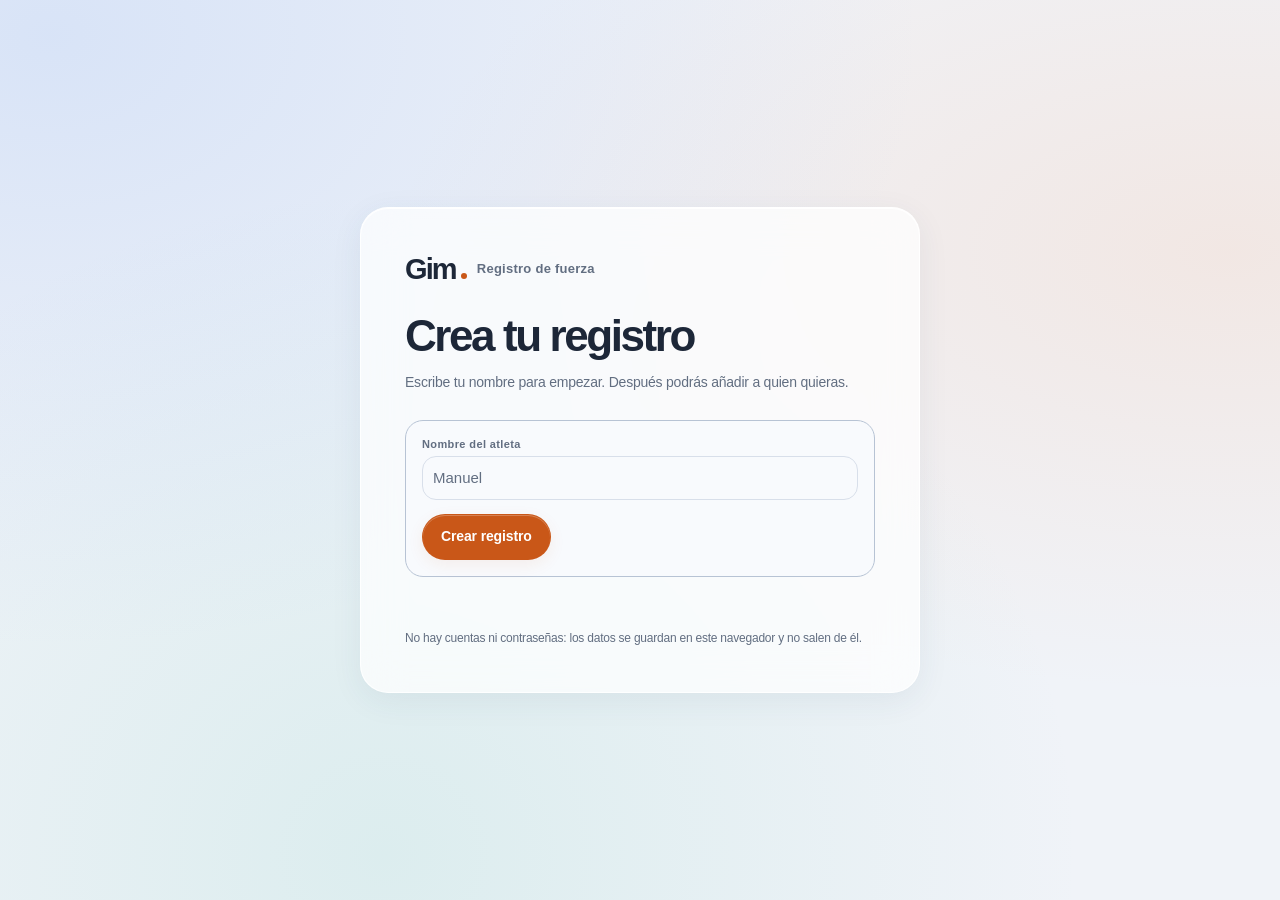
<file: index.html>
<!doctype html>
<html lang="es" data-view="boot">
<head>
<meta charset="utf-8">
<meta name="viewport" content="width=device-width, initial-scale=1, viewport-fit=cover">
<title>Registro de Fuerza</title>
<meta name="description" content="Registro de entrenamiento de fuerza: carga, series y repeticiones sesión a sesión, con progresión por ejercicio e historial completo.">
<meta name="color-scheme" content="light dark">
<meta name="theme-color" content="#F0F3F8" media="(prefers-color-scheme: light)">
<meta name="theme-color" content="#000000" media="(prefers-color-scheme: dark)">
<meta name="apple-mobile-web-app-capable" content="yes">
<meta name="apple-mobile-web-app-status-bar-style" content="black-translucent">
<meta name="apple-mobile-web-app-title" content="Gim">
<link rel="icon" href="/assets/icon.svg" type="image/svg+xml">
<link rel="icon" href="/assets/icon-192.png" sizes="192x192" type="image/png">
<link rel="apple-touch-icon" href="/assets/apple-touch-icon.png">
<link rel="manifest" href="/assets/manifest.webmanifest">
<link rel="stylesheet" href="/assets/styles.css">
<script src="/assets/boot.js"></script>
</head>
<body>
<noscript>
  <p class="noscript">Este registro necesita JavaScript: es el que guarda las sesiones en el navegador.</p>
</noscript>

<!-- Pantalla de acceso: elegir atleta -->
<div class="gate" id="gate">
  <div class="gate__inner">
    <p class="wordmark wordmark--gate">
      <span class="wordmark__mark">Gim</span>
      <span class="wordmark__text">Registro de fuerza</span>
    </p>

    <div class="gate__head">
      <h2 class="gate__title" id="gateTitle">¿Quién entrena?</h2>
      <p class="gate__sub" id="gateSub">Cada atleta lleva su propio registro en este dispositivo.</p>
    </div>

    <ul class="profiles" id="profileList"></ul>

    <form class="newuser" id="newUserForm" hidden>
      <p class="field">
        <label class="field__label" for="newUserName">Nombre del atleta</label>
        <input type="text" id="newUserName" name="newUserName" maxlength="24" autocomplete="off"
               placeholder="Manuel" required>
      </p>
      <div class="newuser__actions">
        <button class="btn btn--primary" type="submit">Crear registro</button>
        <button class="btn btn--quiet" type="button" id="cancelNewUser">Cancelar</button>
      </div>
      <p class="newuser__error" id="newUserError" role="alert" hidden></p>
    </form>

    <div class="gate__actions">
      <button class="btn--add" type="button" id="addUser">Añadir atleta</button>
      <button class="btn btn--quiet btn--compact" type="button" id="manageUsers" aria-pressed="false">Gestionar</button>
    </div>

    <p class="gate__note">
      No hay cuentas ni contraseñas: los datos se guardan en este navegador y no salen de él.
    </p>
  </div>
</div>

<div class="app" id="app">
<a class="skip" href="#registro">Saltar al registro</a>

<header class="masthead">
  <div class="masthead__inner">
    <h1 class="wordmark">
      <span class="wordmark__mark">Gim</span>
      <span class="wordmark__text">Registro de fuerza</span>
    </h1>
    <button class="coach-toggle" type="button" id="coachToggle" aria-haspopup="dialog" aria-label="Abrir entrenador">
      <svg viewBox="0 0 24 24" fill="none" stroke="currentColor" stroke-width="1.7" stroke-linecap="round" stroke-linejoin="round" aria-hidden="true">
        <path d="M8 9h8M8 13h5"></path>
        <path d="M5.5 4.5h13a2 2 0 0 1 2 2v9a2 2 0 0 1-2 2H11l-4.5 3v-3h-1a2 2 0 0 1-2-2v-9a2 2 0 0 1 2-2Z"></path>
      </svg>
      <span>Entrenador</span>
    </button>
    <button class="calendar-toggle" type="button" id="calendarToggle" aria-controls="calendario" aria-pressed="false" aria-label="Abrir calendario">
      <svg viewBox="0 0 24 24" fill="none" stroke="currentColor" stroke-width="1.7" stroke-linecap="round" stroke-linejoin="round" aria-hidden="true">
        <rect x="3.5" y="5.5" width="17" height="15" rx="1.5"></rect>
        <path d="M7.5 3.5v4M16.5 3.5v4M3.5 10h17"></path>
      </svg>
      <span>Calendario</span>
    </button>
    <div class="masthead__meta">
      <button class="athlete" type="button" id="switchUser">
        <span class="athlete__label">Atleta</span>
        <span class="athlete__name" id="athleteName">—</span>
        <svg class="athlete__chevron" viewBox="0 0 24 24" fill="none" stroke="currentColor" stroke-width="1.8" stroke-linecap="round" stroke-linejoin="round" aria-hidden="true">
          <path d="M7 10l5 5 5-5"></path>
        </svg>
        <span class="sr">Cambiar de atleta</span>
      </button>
      <button class="iconbtn" id="themeToggle" type="button" aria-pressed="false">
        <span class="sr">Cambiar a tema oscuro</span>
        <svg viewBox="0 0 24 24" fill="none" stroke="currentColor" stroke-width="1.7" stroke-linecap="round" aria-hidden="true">
          <circle cx="12" cy="12" r="4.2"></circle>
          <path d="M12 2.5v2.2M12 19.3v2.2M2.5 12h2.2M19.3 12h2.2M5.2 5.2l1.6 1.6M17.2 17.2l1.6 1.6M18.8 5.2l-1.6 1.6M6.8 17.2l-1.6 1.6"></path>
        </svg>
      </button>
    </div>
  </div>
</header>

<main class="shell">
  <div class="layout">

    <aside class="rail">
      <section class="block" aria-labelledby="cicloLabel">
        <div class="block__head">
          <h2 class="eyebrow" id="cicloLabel">Bloques</h2>
          <span class="eyebrow" aria-hidden="true">5 bloques</span>
        </div>
        <ul class="split" id="splitList"></ul>
      </section>

      <section class="block" aria-labelledby="resumenLabel">
        <div class="block__head">
          <h2 class="eyebrow" id="resumenLabel">Resumen</h2>
        </div>
        <dl class="stats">
          <div class="stat">
            <dt class="stat__label">Entrenamientos</dt>
            <dd class="stat__value" id="statSessions">0</dd>
          </div>
          <div class="stat">
            <dt class="stat__label">Última sesión</dt>
            <dd class="stat__value stat__value--sm" id="statLast">—</dd>
          </div>
        </dl>
      </section>
    </aside>

    <div class="content">
      <nav class="tabs" role="tablist" aria-label="Secciones">
        <button class="tab" type="button" role="tab" id="tab-inicio" aria-controls="inicio" aria-selected="true">Inicio</button>
        <button class="tab" type="button" role="tab" id="tab-registro" aria-controls="registro" aria-selected="false" tabindex="-1">Entrenar</button>
        <button class="tab" type="button" role="tab" id="tab-progreso" aria-controls="progreso" aria-selected="false" tabindex="-1">Progresión</button>
        <button class="tab" type="button" role="tab" id="tab-historial" aria-controls="historial" aria-selected="false" tabindex="-1">Historial</button>
      </nav>

      <!-- Inicio personal -->
      <section class="panel home" id="inicio" role="tabpanel" aria-labelledby="tab-inicio" tabindex="0">
        <div class="home-hero">
          <div class="home-hero__copy">
            <div class="home-hero__intro">
              <span class="hero-emoji" aria-hidden="true">💪</span>
              <p class="eyebrow" id="homeEyebrow">Tu próximo entrenamiento</p>
            </div>
            <h2 class="home-hero__title" id="homeTitle">Listo para entrenar</h2>
            <p class="home-hero__sub" id="homeSub"></p>
            <button class="btn btn--primary home-hero__action" type="button" id="startTraining">Abrir sesión</button>
          </div>
          <div class="home-hero__mark" aria-hidden="true">
            <span id="homeCode">A</span>
            <small>Bloque</small>
          </div>
        </div>

        <dl class="home-stats" id="homeStats"></dl>

        <section class="card home-card week" id="homeWeek" aria-labelledby="weekTitle">
          <div class="week__head">
            <button class="iconbtn" type="button" id="weekPrevious" aria-label="Semana anterior">‹</button>
            <div class="week__heading" aria-live="polite" aria-atomic="true">
              <h3 class="card__title" id="weekTitle">Esta semana</h3>
              <p class="card__sub" id="weekRange"></p>
            </div>
            <button class="iconbtn" type="button" id="weekNext" aria-label="Semana siguiente">›</button>
          </div>
          <div class="week__days" id="weekDays" role="group" aria-label="Días de la semana"></div>
          <div class="week__sessions" id="weekSessions" aria-live="polite" aria-atomic="true"></div>
          <button class="btn btn--quiet week__today" type="button" id="weekToday" hidden>Volver a hoy</button>
        </section>

        <div class="home-grid">
          <section class="card home-card" aria-labelledby="homeRecentTitle">
            <div class="card__head">
              <div>
                <p class="eyebrow">Última sesión</p>
                <h3 class="card__title" id="homeRecentTitle"><span aria-hidden="true">🗓️ </span>Tu referencia</h3>
              </div>
            </div>
            <div class="card__body" id="homeRecent"></div>
          </section>

          <section class="card home-card" aria-labelledby="homeBestTitle">
            <div class="card__head">
              <div>
                <p class="eyebrow">Mejores marcas</p>
                <h3 class="card__title" id="homeBestTitle"><span aria-hidden="true">🏆 </span>Récords personales</h3>
              </div>
            </div>
            <div class="card__body" id="homeBests"></div>
          </section>
        </div>

        <section class="card home-card" aria-labelledby="activityTitle">
          <div class="card__head">
            <div>
              <p class="eyebrow">Últimas 16 semanas</p>
              <h3 class="card__title" id="activityTitle">Ritmo de entrenamiento</h3>
              <p class="card__sub">Cada celda indica si entrenaste ese día.</p>
            </div>
            <p class="activity__total" id="activityTotal"></p>
          </div>
          <div class="card__body activity-wrap">
            <div class="activity" id="activityHeatmap" role="img"></div>
            <div class="activity__legend" aria-hidden="true"><i></i><span>Descanso</span><i class="activity__cell--active"></i><span>Entrenado</span></div>
          </div>
        </section>
      </section>

      <!-- Sesión de hoy -->
      <section class="panel" id="registro" role="tabpanel" aria-labelledby="tab-registro" tabindex="0" hidden>
        <header class="panel-head">
          <div>
            <p class="eyebrow" id="routineTag">Bloque A · Empuje</p>
            <h2 class="panel-head__title" id="routineTitle">Pecho y tríceps</h2>
            <p class="panel-head__sub">
              <time id="todayDate"></time>
              <span id="prevHint"></span>
            </p>
          </div>
          <p class="bib">
            <span class="bib__label">Entreno</span>
            <span class="bib__num" id="bibNumber">01</span>
          </p>
        </header>

        <div class="log">
          <div class="log__head" aria-hidden="true">
            <span>N.º</span>
            <span>Ejercicio</span>
            <span>Carga</span>
            <span>Series</span>
            <span>Reps</span>
            <span>Nota</span>
            <span></span>
          </div>
          <ol class="log__rows" id="logRows"></ol>
        </div>

        <div class="log__tools">
          <button class="btn--add" type="button" id="repeatLast">Copiar la última sesión de este bloque</button>
          <button class="btn--add" type="button" id="addExercise">Añadir ejercicio</button>
        </div>

        <div class="actionbar">
          <button class="btn btn--primary" type="button" id="completeSession">Terminar entrenamiento</button>
          <button class="btn btn--outline" type="button" id="saveDraft">Guardar</button>
          <button class="btn btn--quiet" type="button" id="clearDraft">Vaciar</button>
          <p class="actionbar__note" id="draftState">Se guarda automáticamente en este dispositivo</p>
        </div>
      </section>

      <!-- Progresión -->
      <section class="panel" id="progreso" role="tabpanel" aria-labelledby="tab-progreso" tabindex="0" hidden>
        <header class="panel-head">
          <div>
            <p class="eyebrow">Carga por sesión</p>
            <h2 class="panel-head__title">Progresión</h2>
            <p class="panel-head__sub">Carga máxima por sesión y media de repeticiones por serie en Fondos.</p>
          </div>
        </header>

        <div class="filters">
          <p class="field">
            <label class="field__label" for="exerciseFilter">Ejercicio</label>
            <select id="exerciseFilter"></select>
          </p>
          <p class="field">
            <label class="field__label" for="rangeFilter">Periodo</label>
            <select id="rangeFilter">
              <option value="10">Últimas 10 sesiones</option>
              <option value="20">Últimas 20 sesiones</option>
              <option value="0">Todo el historial</option>
            </select>
          </p>
        </div>

        <figure class="card" id="chartCard">
          <div class="card__head">
            <div>
              <h3 class="card__title" id="chartTitle">Carga máxima</h3>
              <figcaption class="card__sub" id="chartSub">Kilogramos por sesión</figcaption>
            </div>
            <button class="btn btn--quiet btn--compact" type="button" id="toggleTable" aria-pressed="false">Ver tabla</button>
          </div>
          <div class="card__body">
            <div class="chart" id="chart"></div>
            <div class="table-wrap" id="chartTable" hidden></div>
          </div>
        </figure>

        <dl class="tiles" id="progressTiles"></dl>

        <section class="comparison" aria-labelledby="comparisonTitle">
          <header class="panel-head comparison__head">
            <div>
              <p class="eyebrow">Rendimiento por entrenamiento</p>
              <h2 class="panel-head__title" id="comparisonTitle">Comparar sesiones</h2>
              <p class="panel-head__sub">Elige un bloque y hasta tres días para comparar. La tabla incluye la media de Fondos.</p>
            </div>
          </header>

          <div class="comparison__filters">
            <p class="field">
              <label class="field__label" for="comparisonBlock">Bloque</label>
              <select id="comparisonBlock">
                <option value="a">Bloque A · Pecho y tríceps</option>
                <option value="b">Bloque B · Espalda y bíceps</option>
                <option value="c">Bloque C · Hombro y abdomen</option>
                <option value="d">Bloque D · Pierna</option>
                <option value="e">Bloque E · Entreno personalizado</option>
              </select>
            </p>
            <p class="field">
              <label class="field__label" for="comparisonSession1">Primer día</label>
              <select id="comparisonSession1"></select>
            </p>
            <p class="field">
              <label class="field__label" for="comparisonSession2">Segundo día</label>
              <select id="comparisonSession2"></select>
            </p>
            <p class="field">
              <label class="field__label" for="comparisonSession3">Tercer día</label>
              <select id="comparisonSession3"></select>
            </p>
          </div>

          <figure class="card">
            <div class="card__head">
              <div>
                <h3 class="card__title" id="comparisonChartTitle">Comparación del bloque A</h3>
                <figcaption class="card__sub" id="comparisonChartSub">Tres sesiones, tres líneas de carga.</figcaption>
              </div>
            </div>
            <div class="card__body">
              <div class="comparison-chart" id="comparisonChart"></div>
              <div class="comparison-legend" id="comparisonLegend" aria-label="Sesiones comparadas"></div>
              <div class="table-wrap comparison-table" id="comparisonTable"></div>
            </div>
          </figure>
        </section>
      </section>

      <!-- Historial -->
      <section class="panel" id="historial" role="tabpanel" aria-labelledby="tab-historial" tabindex="0" hidden>
        <header class="panel-head">
          <div>
            <p class="eyebrow" id="historyCount">Sin sesiones</p>
            <div class="history-title-row">
              <h2 class="panel-head__title">Historial</h2>
              <div class="history-sort">
                <svg viewBox="0 0 24 24" fill="none" stroke="currentColor" stroke-width="1.8" stroke-linecap="round" stroke-linejoin="round" aria-hidden="true"><path d="M8 19V5m-4 4 4-4 4 4M16 5v14m-4-4 4 4 4-4"></path></svg>
                <select id="historySort" aria-label="Ordenar historial" title="Ordenar por">
                  <option value="newest">Fecha más reciente</option>
                  <option value="oldest">Fecha más antigua</option>
                  <option value="a">Por bloque A</option>
                  <option value="b">Por bloque B</option>
                  <option value="c">Por bloque C</option>
                  <option value="d">Por bloque D</option>
                  <option value="e">Bloque E · Entreno personalizado</option>
                </select>
              </div>
            </div>
            <p class="panel-head__sub" id="historyDescription" aria-live="polite">Todas las sesiones, de la más reciente a la más antigua.</p>
          </div>
        </header>
        <div id="historyList"></div>
      </section>

      <!-- Calendario de sesiones -->
      <section class="panel" id="calendario" aria-labelledby="calendarTitle" tabindex="0" hidden>
        <header class="panel-head">
          <div>
            <p class="eyebrow">Registro de entrenos</p>
            <h2 class="panel-head__title" id="calendarTitle">Calendario</h2>
            <p class="panel-head__sub">Cada círculo indica los bloques entrenados y los días marcados en Otros.</p>
          </div>
        </header>

        <div class="calendar card">
          <div class="calendar__head">
            <button class="iconbtn" type="button" id="calendarPrevious" aria-label="Mes anterior">
              <svg viewBox="0 0 24 24" fill="none" stroke="currentColor" stroke-width="1.8" stroke-linecap="round" stroke-linejoin="round" aria-hidden="true"><path d="m14.5 5-7 7 7 7"></path></svg>
            </button>
            <h3 class="calendar__month" id="calendarMonth">—</h3>
            <button class="iconbtn" type="button" id="calendarNext" aria-label="Mes siguiente">
              <svg viewBox="0 0 24 24" fill="none" stroke="currentColor" stroke-width="1.8" stroke-linecap="round" stroke-linejoin="round" aria-hidden="true"><path d="m9.5 5 7 7-7 7"></path></svg>
            </button>
          </div>
          <div class="calendar__weekdays" aria-hidden="true">
            <span>L</span><span>M</span><span>X</span><span>J</span><span>V</span><span>S</span><span>D</span>
          </div>
          <ol class="calendar__grid" id="calendarGrid" aria-label="Días del mes"></ol>
        </div>

        <ul class="calendar__legend" aria-label="Leyenda de bloques">
          <li><span class="calendar__key calendar__key--a" aria-hidden="true"></span> Pecho y tríceps</li>
          <li><span class="calendar__key calendar__key--b" aria-hidden="true"></span> Espalda y bíceps</li>
          <li><span class="calendar__key calendar__key--c" aria-hidden="true"></span> Hombro y abdomen</li>
          <li><span class="calendar__key calendar__key--d" aria-hidden="true"></span> Pierna</li>
          <li><span class="calendar__key calendar__key--e" aria-hidden="true"></span> Entreno personalizado</li>
          <li><span class="calendar__key calendar__key--others" aria-hidden="true"></span> Otros</li>
        </ul>

        <section class="card other-days" aria-labelledby="otherDaysTitle">
          <div class="card__head">
            <div>
              <h3 class="card__title" id="otherDaysTitle"><span class="calendar__key calendar__key--others" aria-hidden="true"></span> Otros</h3>
              <p class="card__sub">¿Te has movido fuera del gimnasio? Marca el día en morado, sin añadir detalles ni sesiones al historial.</p>
            </div>
            <button class="btn btn--outline" type="button" id="addOtherDay" aria-haspopup="dialog">Marcar un día</button>
          </div>
        </section>
      </section>
    </div>
  </div>
</main>

<footer class="footer">
  <div class="footer__inner">
    <p class="footer__text">
      Los datos viven solo en este navegador: nada se envía a ningún servidor, y la
      aplicación funciona sin conexión. Descarga una copia si cambias de dispositivo.
    </p>
    <div class="footer__actions">
      <button class="btn btn--outline" type="button" id="installApp" hidden>Instalar</button>
      <button class="btn btn--outline" type="button" id="exportData">Descargar copia</button>
      <button class="btn btn--outline" type="button" id="importData">Restaurar copia</button>
      <button class="btn btn--danger" type="button" id="resetData">Borrar registro</button>
      <input type="file" id="importFile" accept="application/json,.json" class="sr" tabindex="-1" aria-hidden="true">
    </div>
  </div>
</footer>
</div>

<div class="toast" id="toast" role="status" aria-live="polite" hidden></div>

<dialog id="otherDayDialog" class="other-day-dialog" aria-labelledby="otherDayTitle" aria-describedby="otherDayHelp">
  <form id="otherDayForm">
    <div class="dialog__body">
      <h2 class="dialog__title" id="otherDayTitle">Otros</h2>
      <p class="dialog__text" id="otherDayHelp">Elige el día que realizaste otra actividad. Solo se guarda la marca en el calendario.</p>
      <p class="field">
        <label class="field__label" for="otherDayDate">Fecha</label>
        <input type="date" id="otherDayDate" required>
      </p>
      <p class="dialog__text" id="otherDayStatus" role="status"></p>
    </div>
    <div class="dialog__actions">
      <button class="btn btn--quiet" type="button" id="cancelOtherDay">Cancelar</button>
      <button class="btn btn--primary" type="submit" id="saveOtherDay">Marcar día</button>
    </div>
  </form>
</dialog>

<dialog id="confirmDialog" aria-labelledby="dialogTitle">
  <div class="dialog__body">
    <h2 class="dialog__title" id="dialogTitle">Confirmar</h2>
    <p class="dialog__text" id="dialogText"></p>
    <p class="field session-note-field" id="dialogSessionNoteField" hidden>
      <label class="field__label" for="dialogSessionNote">Sensaciones del entrenamiento (opcional)</label>
      <textarea id="dialogSessionNote" rows="4" maxlength="2000" placeholder="Cómo te has encontrado, energía, sensaciones…"></textarea>
    </p>
    <p class="field" id="dialogField" hidden>
      <label class="field__label" for="dialogInput">Nombre</label>
      <input type="text" id="dialogInput" maxlength="24" autocomplete="off">
    </p>
  </div>
  <div class="dialog__actions">
    <button class="btn btn--quiet" type="button" data-close="cancel">Cancelar</button>
    <button class="btn btn--primary" type="button" data-close="ok" id="dialogConfirm">Confirmar</button>
  </div>
</dialog>

<dialog id="editSessionDialog" aria-labelledby="editSessionTitle">
  <form method="dialog" id="editSessionForm">
    <div class="dialog__body">
      <h2 class="dialog__title" id="editSessionTitle">Editar sesión</h2>
      <p class="dialog__text" id="editSessionText"></p>
      <p class="field session-note-field">
        <label class="field__label" for="editSessionNote">Sensaciones del entrenamiento (opcional)</label>
        <textarea id="editSessionNote" rows="4" maxlength="2000" placeholder="Cómo te has encontrado, energía, sensaciones…"></textarea>
      </p>
      <div class="edit-session" id="editSessionEntries"></div>
    </div>
    <div class="dialog__actions">
      <button class="btn btn--quiet" type="button" id="cancelEditSession">Cancelar</button>
      <button class="btn btn--primary" type="submit">Guardar cambios</button>
    </div>
  </form>
</dialog>

<dialog id="coachDialog" class="coach-dialog" aria-labelledby="coachTitle">
  <section class="coach" aria-label="Entrenador local">
    <header class="coach__head">
      <div>
        <p class="eyebrow">Privado · funciona sin conexión</p>
        <h2 class="coach__title" id="coachTitle">Entrenador</h2>
        <p class="coach__context" id="coachContext"></p>
      </div>
      <div class="coach__head-actions">
        <button class="iconbtn" type="button" id="resetCoachChat" aria-label="Empezar una conversación nueva" title="Nueva conversación">
          <svg viewBox="0 0 24 24" fill="none" stroke="currentColor" stroke-width="1.8" stroke-linecap="round" aria-hidden="true"><path d="M3 11a9 9 0 1 1 3 7M3 4v7h7"></path></svg>
        </button>
        <button class="iconbtn" type="button" id="closeCoach" aria-label="Cerrar entrenador">
          <svg viewBox="0 0 24 24" fill="none" stroke="currentColor" stroke-width="1.8" stroke-linecap="round" aria-hidden="true"><path d="m6 6 12 12M18 6 6 18"></path></svg>
        </button>
      </div>
    </header>
    <div class="coach__messages" id="coachMessages" role="log" aria-live="polite" aria-relevant="additions"></div>
    <div class="coach__suggestions" id="coachSuggestions" aria-label="Preguntas rápidas">
      <button type="button" data-coach-prompt="plan">Planificar sesión</button>
      <button type="button" data-coach-prompt="plateau">Ver estancamientos</button>
      <button type="button" data-coach-prompt="today">¿Qué toca hoy?</button>
      <button type="button" data-coach-prompt="summary">Resumen semanal</button>
      <button type="button" data-coach-prompt="draft">Revisar borrador</button>
      <button type="button" data-coach-prompt="exercises">Consultar ejercicio</button>
      <button type="button" data-coach-prompt="last">Última sesión</button>
      <button type="button" data-coach-prompt="technique">Técnica</button>
      <button type="button" data-coach-prompt="rest">Descansos</button>
      <button type="button" data-coach-prompt="effort">Esfuerzo y RIR</button>
    </div>
    <div class="coach__settings">
      <label for="coachMode">Propuesta
        <select id="coachMode">
          <option value="repeat">Repetir referencias</option>
          <option value="progress">Una repetición más</option>
          <option value="short">Menos series</option>
        </select>
      </label>
      <button class="btn btn--quiet" type="button" id="undoCoachPlan" hidden>Deshacer propuesta</button>
    </div>
    <div class="coach__plan-actions" id="coachPlanActions" hidden>
      <label for="coachApplyMode">Al aplicar
        <select id="coachApplyMode">
          <option value="fill">Completar campos vacíos</option>
          <option value="replace">Sustituir cifras del borrador</option>
        </select>
      </label>
      <button class="btn btn--primary" type="button" id="applyCoachPlan">Aplicar a la sesión</button>
      <button class="btn btn--quiet" type="button" id="explainCoachPlan">¿Cómo lo has calculado?</button>
    </div>
    <form class="coach__form" id="coachForm">
      <label class="sr" for="coachInput">Escribe al entrenador</label>
      <textarea id="coachInput" rows="2" maxlength="800" autocomplete="off" enterkeyhint="send" placeholder="Cuéntame tu duda, objetivo o cómo ha ido la serie…" aria-describedby="coachInputHint"></textarea>
      <button class="btn btn--primary" type="submit">Enviar</button>
    </form>
    <p class="coach__note" id="coachInputHint">Enter para enviar · Mayús + Enter para otra línea. Guía local, sin modelo de IA. Memoria temporal hasta recargar; no modifica registros al conversar.</p>
  </section>
</dialog>

<script src="/assets/coach-knowledge.js"></script>
<script src="/assets/app.js"></script>
</body>
</html>
</file>
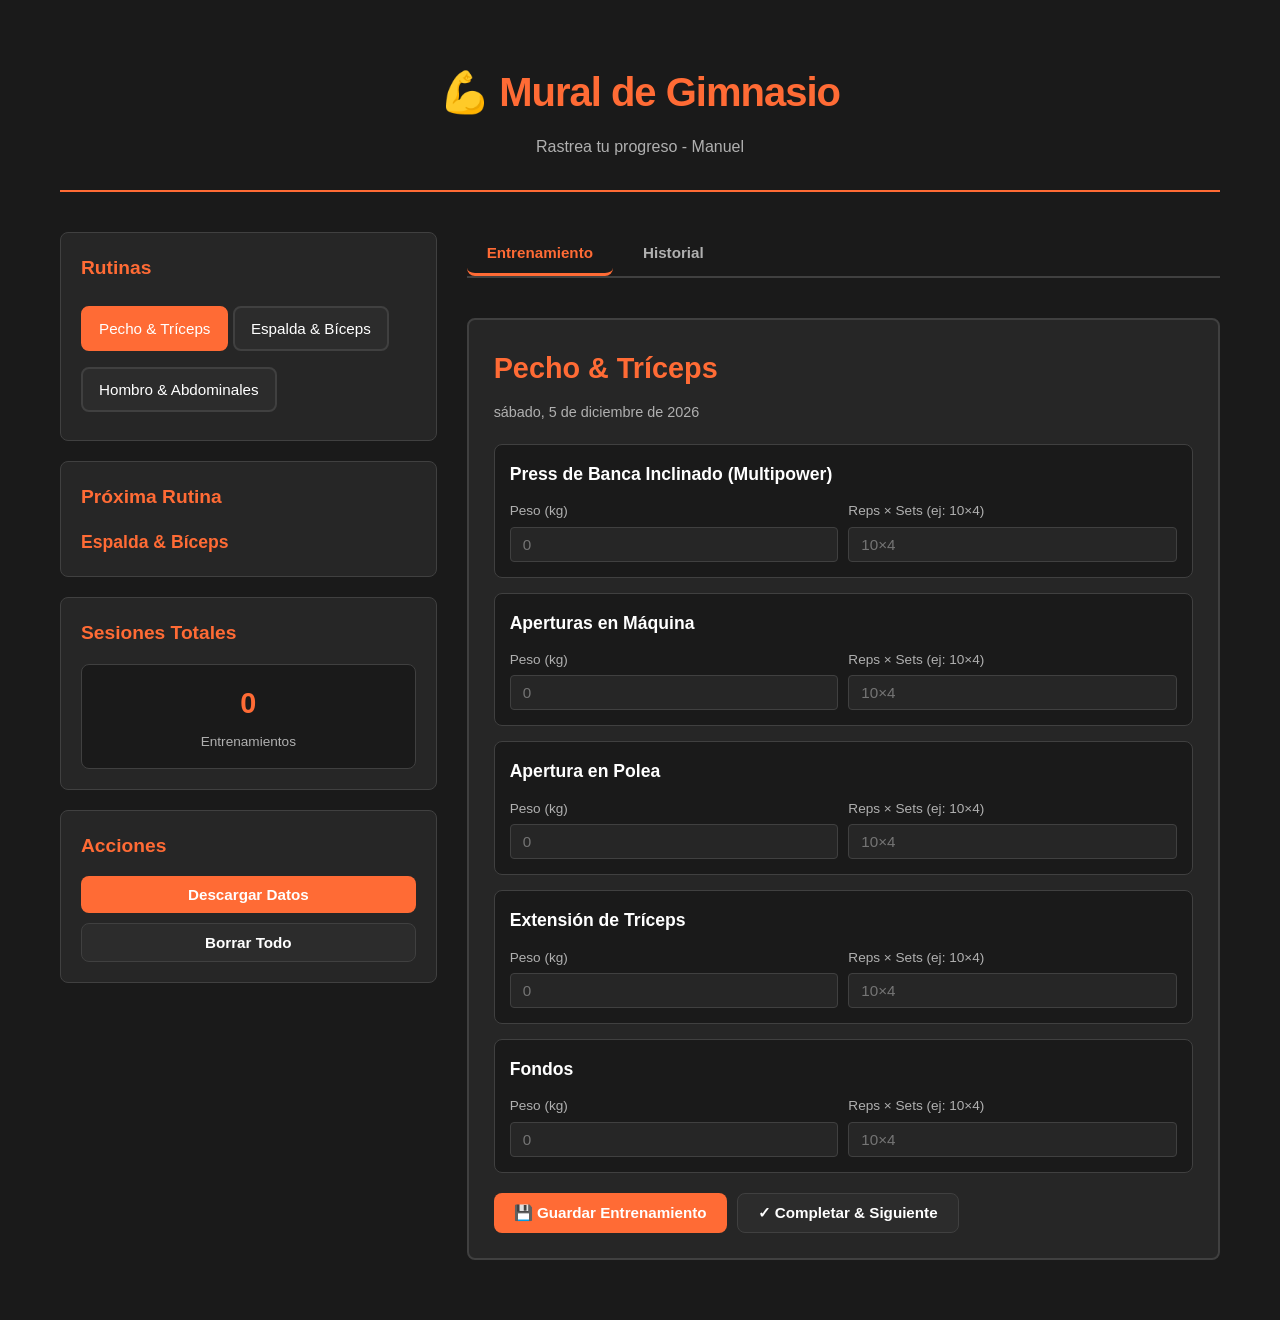
<file: mural_gimnasio.html>
<!DOCTYPE html>
<html lang="es">
<head>
    <meta charset="UTF-8">
    <meta name="viewport" content="width=device-width, initial-scale=1.0">
    <title>Mural de Gimnasio - Manuel</title>
    <style>
        * {
            margin: 0;
            padding: 0;
            box-sizing: border-box;
        }

        :root {
            --primary: #FF6B35;
            --primary-dark: #E55A25;
            --secondary: #2C2C2C;
            --bg: #1A1A1A;
            --surface: #262626;
            --text-primary: #FFFFFF;
            --text-secondary: #B0B0B0;
            --border: #404040;
            --success: #4CAF50;
            --warning: #FFC107;
            --radius: 8px;
        }

        body {
            font-family: -apple-system, BlinkMacSystemFont, 'Segoe UI', Roboto, 'Helvetica Neue', Arial, sans-serif;
            background-color: var(--bg);
            color: var(--text-primary);
            line-height: 1.6;
        }

        .container {
            max-width: 1200px;
            margin: 0 auto;
            padding: 20px;
        }

        header {
            text-align: center;
            padding: 40px 0 30px;
            border-bottom: 2px solid var(--primary);
            margin-bottom: 40px;
        }

        h1 {
            font-size: 2.5rem;
            margin-bottom: 10px;
            color: var(--primary);
            font-weight: 800;
            letter-spacing: -1px;
        }

        .subtitle {
            color: var(--text-secondary);
            font-size: 1rem;
        }

        .content {
            display: grid;
            grid-template-columns: 1fr 2fr;
            gap: 30px;
            margin-bottom: 40px;
        }

        @media (max-width: 1024px) {
            .content {
                grid-template-columns: 1fr;
            }
        }

        /* Sidebar */
        .sidebar {
            display: flex;
            flex-direction: column;
            gap: 20px;
        }

        .card {
            background-color: var(--surface);
            border: 1px solid var(--border);
            border-radius: var(--radius);
            padding: 20px;
        }

        .card h2 {
            font-size: 1.2rem;
            margin-bottom: 15px;
            color: var(--primary);
        }

        .routine-btn {
            padding: 12px 16px;
            margin: 8px 0;
            background-color: var(--secondary);
            border: 2px solid var(--border);
            color: var(--text-primary);
            border-radius: var(--radius);
            cursor: pointer;
            font-size: 0.95rem;
            transition: all 0.3s ease;
            text-align: left;
            font-weight: 500;
        }

        .routine-btn:hover {
            background-color: var(--primary);
            border-color: var(--primary);
            transform: translateX(4px);
        }

        .routine-btn.active {
            background-color: var(--primary);
            border-color: var(--primary);
        }

        /* Main content */
        .main {
            display: flex;
            flex-direction: column;
            gap: 20px;
        }

        .workout-panel {
            background-color: var(--surface);
            border: 2px solid var(--border);
            border-radius: var(--radius);
            padding: 25px;
            min-height: 400px;
        }

        .workout-panel h2 {
            font-size: 1.8rem;
            margin-bottom: 10px;
            color: var(--primary);
        }

        .workout-date {
            color: var(--text-secondary);
            font-size: 0.9rem;
            margin-bottom: 20px;
        }

        .exercise-item {
            background-color: var(--bg);
            border: 1px solid var(--border);
            border-radius: var(--radius);
            padding: 15px;
            margin-bottom: 15px;
            transition: all 0.3s ease;
        }

        .exercise-item:hover {
            border-color: var(--primary);
            background-color: rgba(255, 107, 53, 0.05);
        }

        .exercise-name {
            font-weight: 600;
            font-size: 1.1rem;
            margin-bottom: 12px;
            color: var(--text-primary);
        }

        .exercise-inputs {
            display: grid;
            grid-template-columns: 1fr 1fr;
            gap: 10px;
        }

        @media (max-width: 600px) {
            .exercise-inputs {
                grid-template-columns: 1fr;
            }
        }

        .input-group {
            display: flex;
            flex-direction: column;
        }

        .input-group label {
            font-size: 0.85rem;
            color: var(--text-secondary);
            margin-bottom: 5px;
            font-weight: 500;
        }

        .input-group input {
            padding: 8px 12px;
            background-color: var(--surface);
            border: 1px solid var(--border);
            border-radius: 4px;
            color: var(--text-primary);
            font-size: 0.95rem;
        }

        .input-group input:focus {
            outline: none;
            border-color: var(--primary);
            background-color: rgba(255, 107, 53, 0.1);
        }

        /* Stats */
        .stats {
            display: grid;
            grid-template-columns: repeat(auto-fit, minmax(150px, 1fr));
            gap: 15px;
        }

        .stat-box {
            background-color: var(--bg);
            border: 1px solid var(--border);
            border-radius: var(--radius);
            padding: 15px;
            text-align: center;
        }

        .stat-value {
            font-size: 1.8rem;
            font-weight: 800;
            color: var(--primary);
            margin-bottom: 5px;
        }

        .stat-label {
            color: var(--text-secondary);
            font-size: 0.85rem;
            font-weight: 500;
        }

        /* Buttons */
        .button-group {
            display: flex;
            gap: 10px;
            margin-top: 20px;
            flex-wrap: wrap;
        }

        button {
            padding: 10px 20px;
            border: none;
            border-radius: var(--radius);
            cursor: pointer;
            font-weight: 600;
            font-size: 0.95rem;
            transition: all 0.3s ease;
        }

        .btn-primary {
            background-color: var(--primary);
            color: white;
        }

        .btn-primary:hover {
            background-color: var(--primary-dark);
            transform: translateY(-2px);
        }

        .btn-secondary {
            background-color: var(--secondary);
            color: var(--text-primary);
            border: 1px solid var(--border);
        }

        .btn-secondary:hover {
            background-color: var(--border);
        }

        .btn-danger {
            background-color: #D32F2F;
            color: white;
        }

        .btn-danger:hover {
            background-color: #B71C1C;
        }

        /* Progress History */
        .history-panel {
            background-color: var(--surface);
            border: 1px solid var(--border);
            border-radius: var(--radius);
            padding: 20px;
        }

        .history-panel h3 {
            margin-bottom: 15px;
            color: var(--primary);
        }

        .history-entry {
            background-color: var(--bg);
            padding: 10px 15px;
            margin-bottom: 10px;
            border-radius: 4px;
            border-left: 3px solid var(--primary);
            font-size: 0.9rem;
        }

        .history-date {
            color: var(--text-secondary);
            font-size: 0.85rem;
        }

        /* Empty state */
        .empty-state {
            text-align: center;
            padding: 40px 20px;
            color: var(--text-secondary);
        }

        .empty-state p {
            margin-bottom: 10px;
        }

        /* Navigation */
        .nav-tabs {
            display: flex;
            gap: 10px;
            margin-bottom: 20px;
            border-bottom: 2px solid var(--border);
            flex-wrap: wrap;
        }

        .nav-tab {
            padding: 12px 20px;
            background: none;
            border: none;
            color: var(--text-secondary);
            cursor: pointer;
            font-weight: 600;
            border-bottom: 3px solid transparent;
            transition: all 0.3s ease;
        }

        .nav-tab.active {
            color: var(--primary);
            border-bottom-color: var(--primary);
        }

        .nav-tab:hover {
            color: var(--text-primary);
        }

        /* Hidden panels */
        .panel {
            display: none;
        }

        .panel.active {
            display: block;
        }

        /* Toast notifications */
        .toast {
            position: fixed;
            bottom: 20px;
            right: 20px;
            background-color: var(--success);
            color: white;
            padding: 15px 20px;
            border-radius: var(--radius);
            animation: slideUp 0.3s ease;
            z-index: 1000;
        }

        @keyframes slideUp {
            from {
                transform: translateY(100px);
                opacity: 0;
            }
            to {
                transform: translateY(0);
                opacity: 1;
            }
        }

        .toast.error {
            background-color: #D32F2F;
        }

        /* Responsive */
        @media (max-width: 768px) {
            h1 {
                font-size: 1.8rem;
            }

            .content {
                grid-template-columns: 1fr;
            }

            .sidebar {
                order: 2;
            }

            .main {
                order: 1;
            }

            .workout-panel {
                padding: 15px;
            }

            header {
                padding: 30px 0 20px;
            }
        }
    </style>
</head>
<body>
    <div class="container">
        <header>
            <h1>💪 Mural de Gimnasio</h1>
            <p class="subtitle">Rastrea tu progreso - Manuel</p>
        </header>

        <div class="content">
            <!-- Sidebar -->
            <div class="sidebar">
                <div class="card">
                    <h2>Rutinas</h2>
                    <button class="routine-btn active" data-routine="0">Pecho & Tríceps</button>
                    <button class="routine-btn" data-routine="1">Espalda & Bíceps</button>
                    <button class="routine-btn" data-routine="2">Hombro & Abdominales</button>
                </div>

                <div class="card">
                    <h2>Próxima Rutina</h2>
                    <div id="nextRoutine" style="color: var(--primary); font-weight: 600; font-size: 1.1rem; margin-top: 10px;">
                        Cargando...
                    </div>
                </div>

                <div class="card">
                    <h2>Sesiones Totales</h2>
                    <div class="stats">
                        <div class="stat-box">
                            <div class="stat-value" id="totalSessions">0</div>
                            <div class="stat-label">Entrenamientos</div>
                        </div>
                    </div>
                </div>

                <div class="card">
                    <h2>Acciones</h2>
                    <button class="btn-primary" style="width: 100%; margin-bottom: 10px;" onclick="exportData()">Descargar Datos</button>
                    <button class="btn-secondary" style="width: 100%;" onclick="showResetConfirm()">Borrar Todo</button>
                </div>
            </div>

            <!-- Main Content -->
            <div class="main">
                <div class="nav-tabs">
                    <button class="nav-tab active" data-panel="workout">Entrenamiento</button>
                    <button class="nav-tab" data-panel="history">Historial</button>
                </div>

                <!-- Workout Panel -->
                <div id="workout" class="panel active">
                    <div class="workout-panel">
                        <h2 id="routineTitle">Pecho & Tríceps</h2>
                        <p class="workout-date" id="workoutDate"></p>
                        
                        <div id="exercisesContainer"></div>

                        <div class="button-group">
                            <button class="btn-primary" onclick="saveWorkout()">💾 Guardar Entrenamiento</button>
                            <button class="btn-secondary" onclick="completeWorkout()">✓ Completar & Siguiente</button>
                        </div>
                    </div>
                </div>

                <!-- History Panel -->
                <div id="history" class="panel">
                    <div class="history-panel">
                        <h3>Historial de Entrenamientos</h3>
                        <div id="historyContainer">
                            <div class="empty-state">
                                <p>No hay entrenamientos registrados aún.</p>
                                <p style="font-size: 0.85rem;">Completa tu primer entrenamiento para ver el historial.</p>
                            </div>
                        </div>
                    </div>
                </div>
            </div>
        </div>
    </div>

    <script>
        // Datos de las rutinas
        const routines = [
            {
                name: "Pecho & Tríceps",
                exercises: [
                    { name: "Press de Banca Inclinado (Multipower)", sets: 4, reps: 8 },
                    { name: "Aperturas en Máquina", sets: 3, reps: 10 },
                    { name: "Apertura en Polea", sets: 3, reps: 12 },
                    { name: "Extensión de Tríceps", sets: 3, reps: 10 },
                    { name: "Fondos", sets: 3, reps: 8 }
                ]
            },
            {
                name: "Espalda & Bíceps",
                exercises: [
                    { name: "Jalón al Pecho", sets: 4, reps: 8 },
                    { name: "Remo 1", sets: 4, reps: 8 },
                    { name: "Remo 2", sets: 3, reps: 10 },
                    { name: "Curl de Bíceps en Barra Z", sets: 3, reps: 10 },
                    { name: "Curl de Bíceps Martillo", sets: 3, reps: 12 }
                ]
            },
            {
                name: "Hombro & Abdominales",
                exercises: [
                    { name: "Press Militar", sets: 4, reps: 8 },
                    { name: "Elevaciones Laterales", sets: 3, reps: 12 },
                    { name: "Extensión de Hombro con Polea", sets: 3, reps: 12 },
                    { name: "Abdominales (reps)", sets: 3, reps: 15 }
                ]
            }
        ];

        let currentRoutineIndex = 0;
        let workoutData = {};
        let allHistory = [];

        // Inicializar
        function init() {
            loadData();
            renderExercises();
            updateStats();
            updateNextRoutine();
            updateHistoryPanel();
            setupEventListeners();
            updateDate();
        }

        // Configurar listeners de eventos
        function setupEventListeners() {
            document.querySelectorAll('.routine-btn').forEach(btn => {
                btn.addEventListener('click', (e) => {
                    currentRoutineIndex = parseInt(e.target.dataset.routine);
                    document.querySelectorAll('.routine-btn').forEach(b => b.classList.remove('active'));
                    e.target.classList.add('active');
                    renderExercises();
                });
            });

            document.querySelectorAll('.nav-tab').forEach(btn => {
                btn.addEventListener('click', (e) => {
                    const panelName = e.target.dataset.panel;
                    document.querySelectorAll('.panel').forEach(p => p.classList.remove('active'));
                    document.querySelectorAll('.nav-tab').forEach(b => b.classList.remove('active'));
                    document.getElementById(panelName).classList.add('active');
                    e.target.classList.add('active');
                });
            });
        }

        // Renderizar ejercicios
        function renderExercises() {
            const routine = routines[currentRoutineIndex];
            document.getElementById('routineTitle').textContent = routine.name;

            const container = document.getElementById('exercisesContainer');
            container.innerHTML = '';

            routine.exercises.forEach((exercise, idx) => {
                const key = `${currentRoutineIndex}-${idx}`;
                const data = workoutData[key] || { weight: '', reps: '', sets: '' };

                const html = `
                    <div class="exercise-item">
                        <div class="exercise-name">${exercise.name}</div>
                        <div class="exercise-inputs">
                            <div class="input-group">
                                <label>Peso (kg)</label>
                                <input type="number" class="weight" data-key="${key}" value="${data.weight}" placeholder="0">
                            </div>
                            <div class="input-group">
                                <label>Reps × Sets (ej: 10×4)</label>
                                <input type="text" class="reps" data-key="${key}" value="${data.reps}" placeholder="10×4">
                            </div>
                        </div>
                    </div>
                `;
                container.innerHTML += html;
            });

            // Añadir listeners de input
            document.querySelectorAll('.weight, .reps').forEach(input => {
                input.addEventListener('change', (e) => {
                    const key = e.target.dataset.key;
                    const type = e.target.classList.contains('weight') ? 'weight' : 'reps';
                    if (!workoutData[key]) workoutData[key] = {};
                    workoutData[key][type] = e.target.value;
                });
            });
        }

        // Guardar entrenamiento
        function saveWorkout() {
            saveData();
            showToast('Entrenamiento guardado correctamente');
        }

        // Completar y siguiente
        function completeWorkout() {
            const routine = routines[currentRoutineIndex];
            const entry = {
                date: new Date().toLocaleDateString('es-ES'),
                time: new Date().toLocaleTimeString('es-ES', { hour: '2-digit', minute: '2-digit' }),
                routine: routine.name,
                exercises: []
            };

            routine.exercises.forEach((exercise, idx) => {
                const key = `${currentRoutineIndex}-${idx}`;
                const data = workoutData[key];
                if (data && (data.weight || data.reps)) {
                    entry.exercises.push({
                        name: exercise.name,
                        weight: data.weight,
                        reps: data.reps
                    });
                }
            });

            allHistory.unshift(entry);
            saveData();
            
            // Avanzar a siguiente rutina
            currentRoutineIndex = (currentRoutineIndex + 1) % routines.length;
            workoutData = {};
            
            document.querySelectorAll('.routine-btn').forEach((btn, idx) => {
                btn.classList.toggle('active', idx === currentRoutineIndex);
            });
            
            renderExercises();
            updateStats();
            updateNextRoutine();
            updateHistoryPanel();
            showToast('¡Entrenamiento completado! Siguiente rutina cargada');
        }

        // Actualizar próxima rutina
        function updateNextRoutine() {
            const nextIdx = (currentRoutineIndex + 1) % routines.length;
            document.getElementById('nextRoutine').textContent = routines[nextIdx].name;
        }

        // Actualizar estadísticas
        function updateStats() {
            document.getElementById('totalSessions').textContent = allHistory.length;
        }

        // Actualizar historial
        function updateHistoryPanel() {
            const container = document.getElementById('historyContainer');
            
            if (allHistory.length === 0) {
                container.innerHTML = `
                    <div class="empty-state">
                        <p>No hay entrenamientos registrados aún.</p>
                        <p style="font-size: 0.85rem;">Completa tu primer entrenamiento para ver el historial.</p>
                    </div>
                `;
                return;
            }

            container.innerHTML = allHistory.map((entry, idx) => `
                <div class="history-entry">
                    <div style="font-weight: 600; margin-bottom: 8px;">
                        ${entry.routine}
                    </div>
                    <div class="history-date">
                        ${entry.date} a las ${entry.time}
                    </div>
                    <div style="margin-top: 8px; font-size: 0.85rem; color: var(--text-secondary);">
                        ${entry.exercises.map(ex => `${ex.name}: ${ex.weight || '-'} kg × ${ex.reps || '-'}`).join('<br>')}
                    </div>
                    <button class="btn-danger" style="width: 100%; margin-top: 10px; padding: 6px;" onclick="deleteHistory(${idx})">Eliminar</button>
                </div>
            `).join('');
        }

        // Eliminar entrada del historial
        function deleteHistory(idx) {
            allHistory.splice(idx, 1);
            saveData();
            updateStats();
            updateHistoryPanel();
            showToast('Entrada eliminada');
        }

        // Guardar datos
        function saveData() {
            localStorage.setItem('gymData', JSON.stringify({
                workoutData,
                allHistory,
                currentRoutineIndex
            }));
        }

        // Cargar datos
        function loadData() {
            const saved = localStorage.getItem('gymData');
            if (saved) {
                const data = JSON.parse(saved);
                workoutData = data.workoutData || {};
                allHistory = data.allHistory || [];
                currentRoutineIndex = data.currentRoutineIndex || 0;
            }
        }

        // Exportar datos
        function exportData() {
            const data = {
                workoutData,
                allHistory,
                exportDate: new Date().toLocaleString('es-ES')
            };
            
            const json = JSON.stringify(data, null, 2);
            const blob = new Blob([json], { type: 'application/json' });
            const url = URL.createObjectURL(blob);
            const a = document.createElement('a');
            a.href = url;
            a.download = `gimnasio_${new Date().toISOString().split('T')[0]}.json`;
            a.click();
            URL.revokeObjectURL(url);
            showToast('Datos descargados');
        }

        // Resetear (con confirmación)
        function showResetConfirm() {
            if (confirm('¿Estás seguro de que quieres borrar TODOS los datos? Esta acción no se puede deshacer.')) {
                workoutData = {};
                allHistory = [];
                currentRoutineIndex = 0;
                saveData();
                renderExercises();
                updateStats();
                updateHistoryPanel();
                showToast('Todos los datos han sido eliminados');
            }
        }

        // Toast notification
        function showToast(message, isError = false) {
            const toast = document.createElement('div');
            toast.className = `toast ${isError ? 'error' : ''}`;
            toast.textContent = message;
            document.body.appendChild(toast);
            
            setTimeout(() => {
                toast.style.animation = 'slideUp 0.3s ease reverse';
                setTimeout(() => toast.remove(), 300);
            }, 2000);
        }

        // Actualizar fecha
        function updateDate() {
            const today = new Date();
            const options = { weekday: 'long', year: 'numeric', month: 'long', day: 'numeric' };
            document.getElementById('workoutDate').textContent = today.toLocaleDateString('es-ES', options);
        }

        // Inicializar app
        init();
    </script>
</body>
</html>
</file>
<file: assets/styles.css>
/* ==========================================================================
   Registro de Fuerza — hoja de estilos
   Base funcional y responsive; acabado Liquid Glass al final de la hoja.
   ========================================================================== */

/* --- Tokens ------------------------------------------------------------- */

:root {
  color-scheme: light;

  /* Superficies */
  --plane:          #E3E6E8;
  --surface:        #F4F6F7;
  --raised:         #FFFFFF;
  --line:           #CDD2D6;
  --line-strong:    #AFB6BC;
  --grid:           #D8DCDF;

  /* Tinta */
  --ink:            #14181B;
  --ink-2:          #41474D;
  --muted:          #5F666C;

  /* Acento del bloque activo: A naranja, B azul, C verde, D rojo, E dorado. */
  --accent:         #C95718;
  --accent-hover:   #A94611;
  --accent-on:      #FFFFFF;
  --accent-wash:    rgba(201, 87, 24, 0.08);
  --routine-a:      #C95718;
  --routine-b:      #1A5FA8;
  --routine-c:      #23814B;
  --routine-d:      #CE2029;
  --routine-e:      #946B08;
  --activity-other: #8050B5;

  /* Estado (siempre acompañado de signo o rótulo, nunca color a secas) */
  --good:           #0F6A1A;
  --crit:           #A8302F;

  /* Tipografía */
  --font-display: -apple-system, BlinkMacSystemFont, "Segoe UI", sans-serif;
  --font-ui: -apple-system, BlinkMacSystemFont, "Segoe UI", sans-serif;
  --font-mono: ui-monospace, SFMono-Regular, Menlo, Consolas, monospace;

  /* Retícula */
  --gutter: clamp(16px, 4vw, 40px);
  --radius: 16px;
  --radius-lg: 28px;
  --shadow: 0 16px 42px rgba(20, 24, 27, 0.08);
}

@media (prefers-color-scheme: dark) {
  :root:not([data-theme="light"]) {
    color-scheme: dark;
    --plane:         #0E1113;
    --surface:       #161A1D;
    --raised:        #1D2226;
    --line:          #282E33;
    --line-strong:   #3C444A;
    --grid:          #242A2E;
    --ink:           #F1F3F4;
    --ink-2:         #B8C0C6;
    --muted:         #8A9299;
    --accent:        #4A90D9;
    --accent-hover:  #6BA6E2;
    --accent-on:     #0B0E10;
    --accent-wash:   rgba(74, 144, 217, 0.10);
    --routine-a:     #ED864C;
    --routine-b:     #6DA9E5;
    --routine-c:     #55B878;
    --routine-d:     #F85B61;
    --routine-e:     #E8C55A;
    --good:          #3FA34D;
    --crit:          #E06A66;
  }
}

:root[data-theme="dark"] {
  color-scheme: dark;
  --plane:         #0E1113;
  --surface:       #161A1D;
  --raised:        #1D2226;
  --line:          #282E33;
  --line-strong:   #3C444A;
  --grid:          #242A2E;
  --ink:           #F1F3F4;
  --ink-2:         #B8C0C6;
  --muted:         #8A9299;
  --accent:        #4A90D9;
  --accent-hover:  #6BA6E2;
  --accent-on:     #0B0E10;
  --accent-wash:   rgba(74, 144, 217, 0.10);
  --routine-a:     #ED864C;
  --routine-b:     #6DA9E5;
  --routine-c:     #55B878;
  --routine-d:     #F85B61;
  --routine-e:     #E8C55A;
  --good:          #3FA34D;
  --crit:          #E06A66;
}

/* El color de trabajo acompaña al bloque abierto, sin alterar la legibilidad
   de las superficies ni el significado de los estados de éxito/error. */
:root[data-routine="a"] {
  --accent: #C95718;
  --accent-hover: #A94611;
  --accent-wash: rgba(201, 87, 24, 0.08);
}
:root[data-routine="b"] {
  --accent: #1A5FA8;
  --accent-hover: #164F8C;
  --accent-wash: rgba(26, 95, 168, 0.07);
}
:root[data-routine="c"] {
  --accent: #23814B;
  --accent-hover: #19663A;
  --accent-wash: rgba(35, 129, 75, 0.08);
}
:root[data-routine="d"] {
  --accent: var(--routine-d);
  --accent-hover: #A91421;
  --accent-wash: rgba(206, 32, 41, 0.08);
}
:root[data-routine="e"] {
  --accent: var(--routine-e);
  --accent-hover: #765306;
  --accent-wash: rgba(148, 107, 8, 0.08);
}
:root[data-theme="dark"][data-routine="e"] {
  --accent-hover: #F2D884;
  --accent-wash: rgba(232, 197, 90, 0.12);
}
:root[data-theme="dark"][data-routine="d"] {
  --accent: var(--routine-d);
  --accent-hover: #FF7E86;
  --accent-wash: rgba(248, 91, 97, 0.12);
}
:root[data-theme="dark"][data-routine="a"] {
  --accent: #ED864C;
  --accent-hover: #FFAA78;
  --accent-wash: rgba(237, 134, 76, 0.12);
}
:root[data-theme="dark"][data-routine="b"] {
  --accent: #6DA9E5;
  --accent-hover: #9AC7F1;
  --accent-wash: rgba(109, 169, 229, 0.12);
}
:root[data-theme="dark"][data-routine="c"] {
  --accent: #55B878;
  --accent-hover: #83D49E;
  --accent-wash: rgba(85, 184, 120, 0.12);
}
@media (prefers-color-scheme: dark) {
  :root:not([data-theme="light"])[data-routine="e"] {
    --accent-hover: #F2D884;
    --accent-wash: rgba(232, 197, 90, 0.12);
  }
  :root:not([data-theme="light"])[data-routine="d"] {
    --accent: var(--routine-d);
    --accent-hover: #FF7E86;
    --accent-wash: rgba(248, 91, 97, 0.12);
  }
  :root:not([data-theme="light"])[data-routine="a"] {
    --accent: #ED864C;
    --accent-hover: #FFAA78;
    --accent-wash: rgba(237, 134, 76, 0.12);
  }
  :root:not([data-theme="light"])[data-routine="b"] {
    --accent: #6DA9E5;
    --accent-hover: #9AC7F1;
    --accent-wash: rgba(109, 169, 229, 0.12);
  }
  :root:not([data-theme="light"])[data-routine="c"] {
    --accent: #55B878;
    --accent-hover: #83D49E;
    --accent-wash: rgba(85, 184, 120, 0.12);
  }
}

/* --- Base --------------------------------------------------------------- */

*, *::before, *::after { box-sizing: border-box; }

html { -webkit-text-size-adjust: 100%; overflow-x: clip; }

body {
  margin: 0;
  background: var(--plane);
  color: var(--ink);
  font: 400 15px/1.55 var(--font-ui);
  font-feature-settings: "cv05" 1;
  -webkit-font-smoothing: antialiased;
  overflow-wrap: anywhere;
}

/* Allow grid/flex children to shrink instead of widening the page. */
.layout > *, .rail > *, .panel > *, .ex > *, .field,
.card__head > *, .panel-head > *, .footer__inner > *,
.gate__inner, .profile__body, .entry__head > * { min-width: 0; }

[hidden] { display: none !important; }

h1, h2, h3, h4, p, dl, dd, dt, ol, ul, figure { margin: 0; padding: 0; }
ol, ul { list-style: none; }

a { color: var(--accent); text-decoration-thickness: 1px; text-underline-offset: 2px; }

:where(button, input, select, textarea) { font: inherit; color: inherit; }

:focus-visible {
  outline: 2px solid var(--accent);
  outline-offset: 2px;
}

.skip {
  position: absolute;
  left: -9999px;
  top: 0;
  z-index: 50;
  background: var(--accent);
  color: var(--accent-on);
  padding: 10px 16px;
}
.skip:focus { left: 0; }

.sr {
  position: absolute;
  width: 1px; height: 1px;
  margin: -1px; padding: 0;
  overflow: hidden;
  clip-path: inset(50%);
  white-space: nowrap;
}

/* Rótulos condensados: el acento tipográfico del sistema */
.eyebrow {
  font-family: var(--font-display);
  font-weight: 600;
  font-size: 12px;
  line-height: 1;
  letter-spacing: 0.15em;
  text-transform: uppercase;
  color: var(--muted);
}

/* --- Cabecera ----------------------------------------------------------- */

.masthead {
  position: sticky;
  top: 0;
  z-index: 20;
  /* En la app instalada la cabecera llega hasta arriba: el relleno deja sitio
     a la barra de estado del teléfono. */
  padding-top: env(safe-area-inset-top, 0px);
  background: var(--surface);
  border-bottom: 1px solid var(--line);
}

.masthead__inner {
  display: flex;
  align-items: center;
  justify-content: space-between;
  gap: 16px;
  max-width: 1320px;
  margin: 0 auto;
  padding-inline: var(--gutter);
  padding-block: 12px;
}

.wordmark {
  display: flex;
  align-items: baseline;
  gap: 12px;
  font-size: inherit;
  font-weight: 400;
}

.wordmark__mark {
  font-family: var(--font-display);
  font-weight: 700;
  font-size: 30px;
  line-height: 0.9;
  letter-spacing: 0.02em;
  text-transform: uppercase;
}
.wordmark__mark::after {
  content: "";
  display: inline-block;
  width: 7px; height: 7px;
  margin-left: 5px;
  background: var(--accent);
}

.wordmark__text {
  font-family: var(--font-display);
  font-weight: 600;
  font-size: 13px;
  letter-spacing: 0.15em;
  text-transform: uppercase;
  color: var(--muted);
}

.calendar-toggle,
.coach-toggle {
  display: inline-flex;
  align-items: center;
  gap: 7px;
  margin-right: auto;
  padding: 7px 9px;
  background: transparent;
  border: 1px solid transparent;
  border-radius: var(--radius);
  font-family: var(--font-display);
  font-weight: 600;
  font-size: 12px;
  letter-spacing: 0.12em;
  text-transform: uppercase;
  color: var(--ink-2);
  cursor: pointer;
  transition: border-color .12s, background-color .12s, color .12s;
}
.calendar-toggle:hover,
.calendar-toggle[aria-pressed="true"],
.coach-toggle:hover {
  border-color: var(--line-strong);
  background: var(--accent-wash);
  color: var(--ink);
}
.calendar-toggle svg,
.coach-toggle svg { width: 17px; height: 17px; color: var(--accent); }

.coach-toggle { margin-left: 4px; }

.masthead__meta { display: flex; align-items: center; gap: 14px; }

@media (max-width: 640px) {
  .masthead .wordmark__text { display: none; }
  .masthead .wordmark__mark { font-size: 26px; }
  .coach-toggle {
    margin-left: auto;
    padding-inline: 7px;
    gap: 5px;
    font-size: 10px;
    letter-spacing: 0.08em;
  }
  .calendar-toggle { margin-left: 0; margin-right: 0; padding-inline: 8px; }
  .calendar-toggle span { display: none; }
}

/* --- Renovación visual: portada y foco de entrenamiento ---------------- */

body {
  background-image: radial-gradient(circle at 10% -10%, var(--accent-wash), transparent 34rem), linear-gradient(180deg, var(--surface) 0, var(--plane) 18rem);
  background-attachment: fixed;
}
.masthead { background: color-mix(in srgb, var(--surface) 90%, transparent); backdrop-filter: blur(16px); }
.tabs { grid-template-columns: repeat(4, minmax(0, 1fr)); }
.card { border-radius: var(--radius); }

.home { gap: 18px; }
.home-hero {
  position: relative;
  display: grid;
  grid-template-columns: minmax(0, 1fr) auto;
  min-height: 250px;
  overflow: hidden;
  padding: clamp(24px, 5vw, 52px);
  background: var(--ink);
  color: var(--surface);
  border-radius: var(--radius-lg);
  box-shadow: var(--shadow);
}
.home-hero::before {
  content: '';
  position: absolute;
  width: 420px;
  height: 420px;
  right: -150px;
  top: -220px;
  border-radius: 50%;
  background: var(--accent);
  opacity: .32;
}
.home-hero__copy { position: relative; z-index: 1; align-self: center; max-width: 700px; }
.home-hero .eyebrow { color: color-mix(in srgb, var(--surface) 64%, transparent); }
.home-hero__title { max-width: 660px; margin-top: 10px; font: 700 clamp(38px, 7vw, 72px)/.92 var(--font-display); letter-spacing: -.02em; text-transform: uppercase; text-wrap: balance; }
.home-hero__sub { max-width: 560px; margin-top: 18px; color: color-mix(in srgb, var(--surface) 72%, transparent); }
.home-hero__action { margin-top: 26px; min-height: 48px; }
.home-hero__mark { position: relative; z-index: 1; align-self: center; min-width: 150px; text-align: center; color: var(--surface); }
.home-hero__mark span { display: block; font: 700 clamp(96px, 13vw, 150px)/.7 var(--font-display); opacity: .94; }
.home-hero__mark small { display: block; margin-top: 22px; font: 600 11px/1 var(--font-display); letter-spacing: .22em; text-transform: uppercase; opacity: .6; }
.home-stats { display: grid; grid-template-columns: repeat(3, minmax(0, 1fr)); gap: 1px; overflow: hidden; border: 1px solid var(--line); border-radius: var(--radius-lg); background: var(--line); box-shadow: var(--shadow); }
.home-stat { padding: 18px 20px; background: var(--surface); }
.home-stat__label { font: 600 11px/1 var(--font-display); letter-spacing: .14em; text-transform: uppercase; color: var(--muted); }
.home-stat__value { margin-top: 8px; font: 600 clamp(26px, 4vw, 38px)/1 var(--font-mono); letter-spacing: -.04em; }
.home-stat__note { display: block; margin-top: 6px; font-size: 12px; color: var(--muted); }
.home-grid { display: grid; grid-template-columns: repeat(2, minmax(0, 1fr)); gap: 18px; }
.week { padding: 16px; }
.week__head { display: flex; align-items: center; justify-content: space-between; gap: 8px; }
.week__head .iconbtn { width: 44px; height: 44px; font-size: 26px; flex-shrink: 0; }
.week__heading { min-width: 0; text-align: center; }
.week__heading .card__sub { margin-top: 4px; font-size: 12px; }
.week__days { display: grid; grid-template-columns: repeat(7, minmax(0, 1fr)); margin: 16px 0; touch-action: pan-y pinch-zoom; }
.week__day { display: flex; flex-direction: column; align-items: center; gap: 4px; min-width: 0; min-height: 72px; padding: 4px 0; border: 0; border-radius: var(--radius); background: transparent; color: var(--ink); cursor: pointer; }
.week__day:hover { background: var(--accent-wash); }
.week__weekday { color: var(--muted); font-size: 11px; font-weight: 600; }
.week__number { position: relative; display: grid; place-items: center; width: 32px; height: 32px; border-radius: 50%; font-weight: 600; }
.week__day[aria-current="date"] .week__number { box-shadow: inset 0 0 0 1px var(--accent); }
.week__day[aria-pressed="true"] .week__number { background: var(--accent); color: var(--accent-on); }
.week__ring { position: absolute; top: -4px; left: -4px; width: 40px; height: 40px; fill: none; stroke-width: 2.5; pointer-events: none; }
.activity-ring--a { stroke: var(--routine-a); }
.activity-ring--b { stroke: var(--routine-b); }
.activity-ring--c { stroke: var(--routine-c); }
.activity-ring--d { stroke: var(--routine-d); }
.activity-ring--e { stroke: var(--routine-e); }
.activity-ring--others { stroke: var(--activity-other); }
.week__list { display: grid; gap: 8px; list-style: none; padding: 0; margin: 0; }
.week__session { display: flex; align-items: center; gap: 12px; width: 100%; padding: 14px 12px; border: 1px solid var(--line); border-radius: var(--radius); background: var(--raised); color: var(--ink); text-align: left; cursor: pointer; }
.week__session:hover { border-color: var(--accent); }
.week__session .home-list__main { flex: 1; overflow-wrap: anywhere; }
.week__session .home-list__main small { margin: 0 0 4px; }
.week__check { color: var(--good); font-weight: 700; }
.week__badge { padding: 5px 6px; border-radius: 6px; background: var(--accent-wash); color: var(--good); font-size: 11px; font-weight: 600; }
.week__empty { padding: 16px 12px; margin: 0; border-radius: var(--radius); background: var(--raised); color: var(--muted); font-size: 13px; }
.week__today { display: block; margin: 12px auto 0; }
@media (max-width: 380px) {
  .week__session { gap: 8px; }
  .week__badge { font-size: 10px; }
}
@media print {
  .week__head .iconbtn, .week__today { display: none; }
}
.home-card { overflow: hidden; border-radius: var(--radius-lg); box-shadow: var(--shadow); }
.home-list { display: grid; }
.home-list__item { display: grid; grid-template-columns: 32px minmax(0, 1fr) auto; align-items: center; gap: 12px; min-height: 58px; border-bottom: 1px solid var(--line); }
.home-list__item:last-child { border-bottom: 0; }
#homeRecent .home-list__item { grid-template-columns: 32px minmax(0, 1fr); }
.home-list__code, .home-list__rank { width: 30px; font: 700 13px/28px var(--font-display); text-align: center; border: 1px solid var(--line-strong); }
.home-list__code--a { color: var(--routine-a); }
.home-list__code--b { color: var(--routine-b); }
.home-list__code--c { color: var(--routine-c); }
.home-list__code--d { color: var(--routine-d); }
.home-list__code--e { color: var(--routine-e); }
.home-list__rank { font-family: var(--font-mono); font-size: 11px; color: var(--muted); }
.home-list__main { min-width: 0; font-weight: 600; line-height: 1.25; }
.home-list__main small { display: block; margin-top: 4px; font-size: 11px; font-weight: 400; color: var(--muted); }
.home-list__item strong { font: 500 12px/1 var(--font-mono); white-space: nowrap; }
.empty--compact { padding: 14px 0; }
.activity__total { font: 600 12px/1 var(--font-mono); color: var(--muted); white-space: nowrap; }
.activity-wrap { overflow-x: auto; }
.activity { display: grid; grid-template-rows: repeat(7, 12px); grid-auto-flow: column; grid-auto-columns: 12px; gap: 5px; min-width: 284px; width: max-content; }
.activity__day { display: grid; place-items: center; font-size: 10px; line-height: 12px; font-weight: 600; color: var(--muted); }
.activity__cell { border-radius: 3px; background: var(--line); }
.activity__cell--active { background: var(--accent); }
.activity__legend { display: flex; align-items: center; justify-content: flex-end; gap: 5px; margin-top: 12px; font-size: 11px; color: var(--muted); }
.activity__legend i { width: 12px; height: 12px; border-radius: 3px; background: var(--line); }
.activity__legend i.activity__cell--active { background: var(--accent); }
.toast--record { border-color: var(--accent); box-shadow: 0 0 0 4px var(--accent-wash), var(--shadow); }
.toast--record::before { content: '↗'; margin-right: 8px; color: var(--accent); font-weight: 700; }

@media (max-width: 720px) {
  .home-hero { min-height: 0; grid-template-columns: minmax(0, 1fr) 72px; padding: 26px 22px; }
  .home-hero__mark { min-width: 60px; align-self: start; }
  .home-hero__mark span { font-size: 70px; }
  .home-hero__mark small { margin-top: 12px; }
  .home-stats { grid-template-columns: repeat(3, minmax(0, 1fr)); }
  .home-grid { grid-template-columns: 1fr; }
}
@media (max-width: 460px) {
  .tabs { overflow-x: auto; grid-template-columns: repeat(4, minmax(82px, 1fr)); }
  .tab { padding-inline: 8px; font-size: 12px; }
  .home-hero__title { font-size: 36px; }
  .home-hero__mark { display: none; }
  .home-hero { grid-template-columns: 1fr; }
  .home-stat { padding: 15px; }
}
@media (prefers-reduced-motion: no-preference) {
  .home-hero, .home-stat { animation: home-rise .38s ease-out both; }
  .home-stat:nth-child(2) { animation-delay: .04s; }
  .home-stat:nth-child(3) { animation-delay: .08s; }
  .home-stat:nth-child(4) { animation-delay: .12s; }
  .toast--record { animation: record-in .34s cubic-bezier(.2,.8,.2,1); }
  @keyframes home-rise { from { opacity: 0; transform: translateY(8px); } }
  @keyframes record-in { from { opacity: 0; transform: translate(-50%, 12px) scale(.97); } }
}

@media (max-width: 380px) {
  .masthead__inner { gap: 4px; }
  .coach-toggle { padding-inline: 5px; }
  .athlete { padding-inline: 5px; }
  .athlete__name { max-width: 52px; }
}

.athlete {
  display: flex;
  align-items: center;
  gap: 8px;
  padding: 6px 8px 6px 10px;
  background: transparent;
  border: 1px solid transparent;
  border-radius: var(--radius);
  cursor: pointer;
  transition: border-color .12s, background-color .12s;
}
.athlete:hover { border-color: var(--line-strong); background: var(--raised); }
.athlete__chevron { width: 14px; height: 14px; color: var(--muted); }
.athlete__label {
  font-family: var(--font-display);
  font-weight: 600;
  font-size: 11px;
  letter-spacing: 0.15em;
  text-transform: uppercase;
  color: var(--muted);
}
.athlete__name { font-weight: 500; }

.iconbtn {
  display: inline-grid;
  place-items: center;
  width: 34px; height: 34px;
  background: transparent;
  border: 1px solid var(--line);
  border-radius: var(--radius);
  color: var(--ink-2);
  cursor: pointer;
  transition: border-color .12s, color .12s, background-color .12s;
}
.iconbtn:hover { border-color: var(--line-strong); color: var(--ink); }
.iconbtn svg { width: 16px; height: 16px; }

.noscript {
  max-width: 1320px;
  margin: 0 auto;
  padding: 16px var(--gutter);
  border-bottom: 1px solid var(--line);
  background: var(--accent-wash);
  font-size: 14px;
}


/* --- Pantalla de acceso: quién entrena ---------------------------------- */

:root[data-view="gate"] .app { display: none; }
:root[data-view="app"] .gate { display: none; }
:root[data-view="boot"] .gate,
:root[data-view="boot"] .app { visibility: hidden; }

.gate {
  display: flex;
  align-items: center;
  justify-content: center;
  min-height: 100svh;
  padding-inline: var(--gutter);
  padding-block: calc(40px + env(safe-area-inset-top, 0px)) calc(40px + env(safe-area-inset-bottom, 0px));
}

.gate__inner {
  width: min(560px, 100%);
  display: grid;
  gap: 22px;
}

.wordmark--gate { justify-content: flex-start; }

.gate__head { display: grid; gap: 6px; }

.gate__title {
  font-family: var(--font-display);
  font-weight: 700;
  font-size: clamp(32px, 7vw, 46px);
  line-height: 0.95;
  text-transform: uppercase;
  text-wrap: balance;
}
.gate__sub { font-size: 14px; color: var(--muted); }

.profiles { display: grid; gap: 1px; background: var(--line); border: 1px solid var(--line); }
.profiles:empty { display: none; }
.profiles__item { display: grid; background: var(--surface); }

.profile {
  display: grid;
  grid-template-columns: 44px minmax(0, 1fr) auto;
  align-items: center;
  gap: 14px;
  width: 100%;
  padding: 14px 16px;
  background: transparent;
  border: 0;
  border-left: 2px solid transparent;
  text-align: left;
  cursor: pointer;
  transition: background-color .12s, border-color .12s;
}
.profile:hover { background: var(--raised); border-left-color: var(--accent); }
.profile:disabled { cursor: default; opacity: 1; }
.profile:disabled:hover { background: transparent; border-left-color: transparent; }

.profile__mark {
  font-family: var(--font-display);
  font-weight: 700;
  font-size: 17px;
  line-height: 40px;
  text-align: center;
  background: var(--accent);
  color: var(--accent-on);
}

.profile__name { display: block; font-size: 17px; font-weight: 500; line-height: 1.2; }
.profile__meta { display: block; margin-top: 3px; font-size: 12px; color: var(--muted); }

.profile__flag {
  padding: 3px 7px;
  font-family: var(--font-display);
  font-size: 10px;
  font-weight: 600;
  letter-spacing: 0.14em;
  text-transform: uppercase;
  color: var(--accent);
  background: var(--accent-wash);
}

.profile__tools {
  display: flex;
  gap: 6px;
  justify-content: flex-end;
  padding: 0 12px 12px 72px;
}
.btn.profile__delete { color: var(--crit); }
.btn.profile__delete:hover { color: var(--crit); text-decoration: underline; }

.gate__actions { display: flex; flex-wrap: wrap; gap: 10px; align-items: center; }
.gate__actions .btn--add { flex: 1 1 200px; width: auto; }

.newuser {
  display: grid;
  gap: 14px;
  padding: 16px;
  background: var(--surface);
  border: 1px solid var(--line-strong);
}
.newuser__actions { display: flex; flex-wrap: wrap; gap: 10px; }
.newuser__error { font-size: 13px; color: var(--crit); }

.gate__note { font-size: 13px; color: var(--muted); }

/* --- Estructura --------------------------------------------------------- */

.shell {
  max-width: 1320px;
  margin: 0 auto;
  padding-inline: var(--gutter);
  padding-block: 28px 56px;
}

.layout {
  display: grid;
  grid-template-columns: 236px minmax(0, 1fr);
  gap: 40px;
  align-items: start;
}

/* En móvil manda el registro: el ciclo queda arriba, compacto, y el
   resumen baja al final. */
@media (max-width: 960px) {
  .layout { grid-template-columns: minmax(0, 1fr); gap: 26px; }
  .rail { display: contents; }
  .rail > :first-child { order: 1; }
  .content { order: 2; }
  .rail > :last-child { order: 3; }
}

/* --- Carril lateral ----------------------------------------------------- */

.rail { display: grid; gap: 28px; }

@media (max-width: 960px) {
  .rail { display: contents; }
}

@media (min-width: 961px) {
  .rail { position: sticky; top: 92px; }
}

.block { display: grid; gap: 12px; }
.block__head {
  display: flex;
  align-items: baseline;
  justify-content: space-between;
  gap: 8px;
  padding-bottom: 8px;
  border-bottom: 1px solid var(--line-strong);
}

/* Ciclo A / B / C / D */
.split { display: grid; gap: 1px; background: var(--line); border: 1px solid var(--line); }

.split__btn {
  display: grid;
  grid-template-columns: 30px minmax(0, 1fr);
  align-items: center;
  gap: 12px;
  width: 100%;
  height: 100%;
  padding: 11px 12px;
  background: var(--surface);
  border: 0;
  border-left: 2px solid transparent;
  text-align: left;
  cursor: pointer;
  transition: background-color .12s;
}
.split__btn:hover { background: var(--raised); }
.split__btn[aria-pressed="true"] {
  background: var(--raised);
  border-left-color: var(--accent);
}

.split__code {
  font-family: var(--font-display);
  font-weight: 700;
  font-size: 15px;
  line-height: 26px;
  text-align: center;
  border: 1px solid var(--line-strong);
  color: var(--ink-2);
}
.split__btn[aria-pressed="true"] .split__code {
  background: var(--accent);
  border-color: var(--accent);
  color: var(--accent-on);
}

.split__name { font-size: 14px; font-weight: 500; line-height: 1.25; }
.split__focus {
  display: block;
  font-family: var(--font-display);
  font-size: 11px;
  font-weight: 600;
  letter-spacing: 0.12em;
  text-transform: uppercase;
  color: var(--muted);
}
.split__flag {
  grid-column: 2;
  justify-self: start;
  margin-top: 4px;
  padding: 2px 6px;
  font-family: var(--font-display);
  font-size: 10px;
  font-weight: 600;
  letter-spacing: 0.14em;
  text-transform: uppercase;
  color: var(--accent);
  background: var(--accent-wash);
}

/* Resumen */
.stats { display: grid; gap: 1px; background: var(--line); border: 1px solid var(--line); }
.stat { display: grid; gap: 2px; padding: 12px; background: var(--surface); }
.stat__label {
  font-family: var(--font-display);
  font-weight: 600;
  font-size: 11px;
  letter-spacing: 0.14em;
  text-transform: uppercase;
  color: var(--muted);
}
.stat__value { font-size: 26px; font-weight: 600; line-height: 1.1; letter-spacing: -0.01em; }
.stat__value small { font-size: 13px; font-weight: 500; color: var(--muted); letter-spacing: 0; }
.stat__note { display: block; margin-top: 2px; font-size: 12px; color: var(--muted); }

@media (max-width: 960px) {
  .split { grid-template-columns: repeat(2, minmax(0, 1fr)); }
  .split__custom { grid-column: 1 / -1; }
  .split__flag { display: none; }
  .stats { grid-template-columns: repeat(2, 1fr); }
  .stat__value { font-size: 22px; }
}

@media (max-width: 620px) {
  .split__btn { grid-template-columns: 26px minmax(0, 1fr); gap: 7px; padding: 10px; }
  .split__code { font-size: 13px; line-height: 22px; }
  .split__name { font-size: 13px; }
}
@media (max-width: 520px) {
  .stats { grid-template-columns: 1fr; }
}

/* --- Pestañas ----------------------------------------------------------- */

.tabs {
  display: grid;
  grid-template-columns: repeat(3, minmax(0, 1fr));
  gap: 4px;
  margin-bottom: 24px;
  border-bottom: 1px solid var(--line-strong);
}

.tab {
  min-width: 0;
  padding: 10px 14px;
  background: transparent;
  border: 0;
  border-bottom: 2px solid transparent;
  margin-bottom: -1px;
  font-family: var(--font-display);
  font-weight: 600;
  font-size: 15px;
  letter-spacing: 0.1em;
  text-transform: uppercase;
  color: var(--muted);
  cursor: pointer;
  transition: color .12s, border-color .12s;
}
.tab:hover { color: var(--ink); }
.tab[aria-selected="true"] { color: var(--ink); border-bottom-color: var(--accent); }

.panel[hidden] { display: none; }
.panel { display: grid; gap: 24px; }

@media (prefers-reduced-motion: no-preference) {
  .panel:not([hidden]) { animation: fade .16s ease-out; }
  @keyframes fade { from { opacity: 0; } to { opacity: 1; } }
}

/* --- Encabezado de panel ------------------------------------------------ */

.panel-head {
  display: flex;
  align-items: flex-end;
  justify-content: space-between;
  gap: 20px;
  padding-bottom: 16px;
  border-bottom: 2px solid var(--ink);
}

.panel-head__title {
  font-family: var(--font-display);
  font-weight: 700;
  font-size: clamp(30px, 5vw, 44px);
  line-height: 0.95;
  letter-spacing: -0.005em;
  text-transform: uppercase;
  text-wrap: balance;
  margin-top: 6px;
}
.panel-head__sub { margin-top: 8px; font-size: 13px; color: var(--muted); }
.panel-head__sub .num { color: var(--ink-2); }

/* Dorsal: el número de sesión, como en una camiseta */
.bib {
  flex: 0 0 auto;
  text-align: center;
  padding: 6px 12px 4px;
  border: 1px solid var(--line-strong);
}
.bib__label {
  display: block;
  font-family: var(--font-display);
  font-weight: 600;
  font-size: 10px;
  letter-spacing: 0.18em;
  text-transform: uppercase;
  color: var(--muted);
}
.bib__num {
  display: block;
  font-family: var(--font-display);
  font-weight: 700;
  font-size: 34px;
  line-height: 1;
  font-variant-numeric: tabular-nums;
}

/* --- Registro de ejercicios --------------------------------------------- */

.log { border: 1px solid var(--line); background: var(--line); display: grid; gap: 1px; }

.log__head,
.ex {
  display: grid;
  grid-template-columns: 34px minmax(150px, 1fr) 108px 74px 74px minmax(150px, 0.9fr) 34px;
  gap: 12px;
  align-items: center;
  background: var(--surface);
  padding: 10px 14px;
}

.log__head {
  padding-block: 8px;
  background: var(--raised);
  font-family: var(--font-display);
  font-weight: 600;
  font-size: 11px;
  letter-spacing: 0.14em;
  text-transform: uppercase;
  color: var(--muted);
}

.ex { padding-block: 14px; }
.ex--done { background: var(--accent-wash); box-shadow: inset 2px 0 0 var(--accent); }

.ex__num {
  font-family: var(--font-mono);
  font-size: 12px;
  color: var(--muted);
  font-variant-numeric: tabular-nums;
}

.ex__name { min-width: 0; }
.ex__title { display: block; font-weight: 500; line-height: 1.3; }
.ex__equip {
  display: block;
  margin-top: 1px;
  font-family: var(--font-display);
  font-size: 11px;
  font-weight: 600;
  letter-spacing: 0.1em;
  text-transform: uppercase;
  color: var(--muted);
}
.ex__last {
  display: block;
  margin-top: 5px;
  font-size: 12px;
  color: var(--muted);
}
.ex__last b { font-family: var(--font-mono); font-weight: 500; color: var(--ink-2); }
.ex__last--record { display: inline-block; max-width: 100%; padding: 4px 7px; border-radius: 999px; background: var(--accent-wash); color: var(--accent); line-height: 1.5; }
.ex__last--record b { color: inherit; }
.ex__variant { display: block; margin-top: 8px; }
.ex__variant select { min-height: 36px; padding-block: 6px; font-size: 13px; font-weight: 500; }

.ex__nameinput {
  width: 100%;
  padding: 6px 8px;
  background: var(--raised);
  border: 1px dashed var(--line-strong);
  border-radius: var(--radius);
  font-weight: 500;
}

.ex__fields { display: contents; }

.field { display: grid; gap: 4px; }
.field__label {
  font-family: var(--font-display);
  font-weight: 600;
  font-size: 10px;
  letter-spacing: 0.14em;
  text-transform: uppercase;
  color: var(--muted);
}
.log .field__label { display: none; }

.field__box { position: relative; display: flex; }

input[type="number"], input[type="text"], select, textarea {
  width: 100%;
  min-width: 0;
  padding: 8px 10px;
  background: var(--raised);
  border: 1px solid var(--line);
  border-radius: var(--radius);
  color: var(--ink);
  transition: border-color .12s, box-shadow .12s;
}
input[type="number"] {
  font-family: var(--font-mono);
  font-variant-numeric: tabular-nums;
  text-align: right;
}
.input--decimal {
  font-family: var(--font-mono);
  font-variant-numeric: tabular-nums;
  text-align: right;
}
input:hover, select:hover, textarea:hover { border-color: var(--line-strong); }
input:focus, select:focus, textarea:focus {
  outline: none;
  border-color: var(--accent);
  box-shadow: inset 0 0 0 1px var(--accent);
}
input::placeholder, textarea::placeholder { color: var(--muted); opacity: 1; }

.field--unit input { padding-right: 30px; }
.field--unit .field__unit {
  position: absolute;
  right: 10px;
  top: 50%;
  transform: translateY(-50%);
  font-size: 12px;
  color: var(--muted);
  pointer-events: none;
}

.ex__tools { justify-self: end; }
.ex__tools .iconbtn { width: 30px; height: 30px; border-color: transparent; }
.ex__tools .iconbtn:hover { border-color: var(--crit); color: var(--crit); }

/* Registro apilado en pantallas estrechas */
@media (max-width: 1200px) {
  .log__head { display: none; }
  .ex {
    grid-template-columns: 34px minmax(0, 1fr) 34px;
    row-gap: 14px;
  }
  .ex__name { grid-column: 2; }
  .ex__fields {
    grid-column: 2 / -1;
    display: grid;
    grid-template-columns: repeat(3, minmax(0, 1fr));
    gap: 10px;
  }
  .ex__note { grid-column: 2 / -1; }
  .log .field__label { display: block; }
}
@media (max-width: 460px) {
  .ex { grid-template-columns: 26px minmax(0, 1fr) 30px; gap: 8px; padding-inline: 10px; }
  .ex__fields { grid-template-columns: repeat(2, minmax(0, 1fr)); }
  .ex__fields .field--unit { grid-column: 1 / -1; }
}

/* --- Botones ------------------------------------------------------------ */

.btn {
  display: inline-flex;
  align-items: center;
  justify-content: center;
  gap: 8px;
  padding: 11px 18px;
  border: 1px solid transparent;
  border-radius: var(--radius);
  font-family: var(--font-display);
  font-weight: 600;
  font-size: 15px;
  letter-spacing: 0.1em;
  text-transform: uppercase;
  cursor: pointer;
  transition: background-color .12s, border-color .12s, color .12s;
}
.btn--primary { background: var(--accent); color: var(--accent-on); }
.btn--primary:hover { background: var(--accent-hover); }
.btn--outline { background: transparent; border-color: var(--line-strong); color: var(--ink); }
.btn--outline:hover { border-color: var(--ink); }
.btn--quiet { background: transparent; color: var(--muted); }
.btn--quiet:hover { color: var(--ink); }
.btn--danger { background: transparent; border-color: var(--line-strong); color: var(--crit); }
.btn--danger:hover { border-color: var(--crit); }

.btn--add {
  width: 100%;
  padding: 12px;
  background: transparent;
  border: 1px dashed var(--line-strong);
  border-radius: var(--radius);
  color: var(--muted);
  font-family: var(--font-display);
  font-weight: 600;
  font-size: 14px;
  letter-spacing: 0.12em;
  text-transform: uppercase;
  cursor: pointer;
  transition: border-color .12s, color .12s;
}
.btn--add:hover { border-color: var(--accent); color: var(--accent); }

.log__tools { display: flex; flex-wrap: wrap; gap: 10px; }
.log__tools .btn--add { flex: 1 1 240px; width: auto; }

.actionbar {
  position: static;
  display: flex;
  flex-wrap: wrap;
  gap: 10px;
  align-items: center;
  padding: 14px 0 calc(14px + env(safe-area-inset-bottom, 0px));
  background: linear-gradient(to top, var(--plane) 68%, transparent);
}
.actionbar__note { margin-left: auto; font-size: 12px; color: var(--muted); }

/* --- Progreso: filtros, gráfico, fichas -------------------------------- */

.filters {
  display: flex;
  flex-wrap: wrap;
  gap: 16px;
  align-items: flex-end;
}
.filters .field { flex: 1 1 200px; min-width: 0; }
.filters select { min-width: 0; max-width: 100%; }

.card {
  background: var(--surface);
  border: 1px solid var(--line);
}
.card__head {
  display: flex;
  align-items: baseline;
  justify-content: space-between;
  gap: 16px;
  padding: 14px 16px;
  border-bottom: 1px solid var(--line);
}
.card__title {
  font-family: var(--font-display);
  font-weight: 700;
  font-size: 19px;
  letter-spacing: 0.01em;
  text-transform: uppercase;
}
.card__sub { margin-top: 2px; font-size: 13px; color: var(--muted); }
.card__body { padding: 16px; }

.chart { position: relative; }
.chart svg { display: block; width: 100%; height: auto; touch-action: pan-y; }
.chart svg:focus-visible { outline: 2px solid var(--accent); outline-offset: 2px; }

.chart__tip {
  position: absolute;
  z-index: 5;
  min-width: 132px;
  padding: 9px 11px;
  background: var(--raised);
  border: 1px solid var(--line-strong);
  border-radius: var(--radius);
  pointer-events: none;
  transform: translate(-50%, -100%);
}
.chart__tip[hidden] { display: none; }
.chart__tip-value { font-size: 19px; font-weight: 600; line-height: 1.1; }
.chart__tip-value span { font-size: 12px; font-weight: 500; color: var(--muted); }
.chart__tip-date { margin-top: 2px; font-size: 12px; color: var(--muted); font-family: var(--font-mono); }
.chart__tip-series { display: flex; align-items: center; gap: 7px; margin-top: 6px; font-size: 12px; color: var(--ink-2); }
.chart__tip-key { width: 14px; height: 2px; background: var(--accent); flex: 0 0 auto; }

/* Interior del gráfico (SVG): los colores salen de los mismos tokens) */
.chart .grid, .comparison-chart .grid { stroke: var(--grid); stroke-width: 1; }
.chart .axis-label, .comparison-chart .axis-label {
  fill: var(--muted);
  font-family: var(--font-mono);
  font-size: 11px;
  font-variant-numeric: tabular-nums;
}
.chart .area { fill: var(--accent); opacity: 0.10; }
.chart .line {
  fill: none;
  stroke: var(--accent);
  stroke-width: 2;
  stroke-linejoin: round;
  stroke-linecap: round;
}
.chart .dot { fill: var(--accent); stroke: var(--surface); stroke-width: 2; }
.chart .value-label {
  fill: var(--ink);
  font-family: var(--font-ui);
  font-size: 12px;
  font-weight: 600;
}
.chart .crosshair { stroke: var(--line-strong); stroke-width: 1; }
.chart .hit { cursor: crosshair; }

/* Comparador de sesiones */
.comparison { display: grid; gap: 18px; padding-top: 8px; border-top: 1px solid var(--line-strong); }
.comparison__head { margin-top: 8px; }
.comparison__filters { display: grid; grid-template-columns: repeat(4, minmax(0, 1fr)); gap: 14px; }
.comparison__filters select { width: 100%; min-width: 0; }
.comparison-chart { overflow: hidden; }
.comparison-chart svg { display: block; width: 100%; height: auto; }
.comparison-chart[data-routine="a"], .comparison-legend[data-routine="a"] { --comparison-base: var(--routine-a); }
.comparison-chart[data-routine="b"], .comparison-legend[data-routine="b"] { --comparison-base: var(--routine-b); }
.comparison-chart[data-routine="c"], .comparison-legend[data-routine="c"] { --comparison-base: var(--routine-c); }
.comparison-chart[data-routine="d"], .comparison-legend[data-routine="d"] { --comparison-base: var(--routine-d); }
.comparison-chart[data-routine="e"], .comparison-legend[data-routine="e"] { --comparison-base: var(--routine-e); }
.comparison-line { fill: none; stroke-width: 2.25; stroke-linecap: round; stroke-linejoin: round; }
.comparison-line--1 { stroke: var(--comparison-base); }
.comparison-line--2 { stroke: color-mix(in srgb, var(--comparison-base) 68%, var(--ink)); }
.comparison-line--3 { stroke: color-mix(in srgb, var(--comparison-base) 58%, var(--surface)); }
.comparison-dot { stroke: var(--surface); stroke-width: 2; }
.comparison-dot--1, .comparison-series--1 { fill: var(--comparison-base); background: var(--comparison-base); }
.comparison-dot--2, .comparison-series--2 { fill: color-mix(in srgb, var(--comparison-base) 68%, var(--ink)); background: color-mix(in srgb, var(--comparison-base) 68%, var(--ink)); }
.comparison-dot--3, .comparison-series--3 { fill: color-mix(in srgb, var(--comparison-base) 58%, var(--surface)); background: color-mix(in srgb, var(--comparison-base) 58%, var(--surface)); }
.comparison-legend { display: flex; flex-wrap: wrap; gap: 10px 18px; margin-top: 12px; }
.comparison-legend__item { display: inline-flex; align-items: center; gap: 7px; font: 500 12px/1 var(--font-mono); color: var(--ink-2); }
.comparison-series { width: 13px; height: 13px; border-radius: 2px; }
.comparison-table { margin-top: 18px; }
.comparison-table th:first-child { text-align: left; }
.comparison-table tbody th { font-weight: 500; }

@media (max-width: 840px) {
  .comparison__filters { grid-template-columns: repeat(2, minmax(0, 1fr)); }
}
@media (max-width: 520px) {
  .comparison { gap: 12px; padding-top: 4px; }
  .comparison__head { margin-top: 4px; }
  .comparison__filters { grid-template-columns: repeat(2, minmax(0, 1fr)); gap: 9px; }
  .comparison__filters .field { gap: 3px; }
  .comparison__filters select { min-height: 42px; padding: 5px 8px; font-size: 14px; }
  .comparison .card__head { padding: 10px 11px; }
  .comparison .card__body { padding: 9px; }
  .comparison-line { stroke-width: 1.8; }
  .comparison-dot { r: 3px; stroke-width: 1.5; }
  .comparison-chart .axis-label { font-size: 9px; }
  .comparison-legend { gap: 7px 12px; margin-top: 7px; }
  .comparison-legend__item { gap: 5px; font-size: 10px; }
  .comparison-series { width: 10px; height: 10px; }
  .comparison-table { margin-top: 10px; }
  .comparison-table table { font-size: 11px; table-layout: fixed; }
  .comparison-table caption { padding-bottom: 6px; font-size: 11px; }
  .comparison-table th, .comparison-table td { padding: 5px 3px; line-height: 1.25; }
  .comparison-table th:first-child { width: 34%; }
}

/* Utilidades puntuales */
.stat__value--sm { font-size: 17px; }
.btn--compact { padding: 6px 9px; font-size: 13px; }

/* Tabla equivalente al gráfico */
.table-wrap { overflow-x: auto; }
table { width: 100%; border-collapse: collapse; font-size: 14px; }
caption {
  text-align: left;
  padding-bottom: 10px;
  font-size: 13px;
  color: var(--muted);
}
th, td { padding: 8px 10px; text-align: right; border-bottom: 1px solid var(--line); }
th:first-child, td:first-child { text-align: left; }
.chart-table__note {
  padding-inline-start: 16px;
  border-inline-start: 1px solid var(--line);
  text-align: left;
  white-space: pre-wrap;
  overflow-wrap: anywhere;
}
thead th {
  font-family: var(--font-display);
  font-weight: 600;
  font-size: 11px;
  letter-spacing: 0.14em;
  text-transform: uppercase;
  color: var(--muted);
  border-bottom-color: var(--line-strong);
}
tbody td { font-family: var(--font-mono); font-variant-numeric: tabular-nums; }
tbody td:first-child { font-family: var(--font-ui); }

.tiles { display: grid; grid-template-columns: repeat(3, minmax(0, 1fr)); gap: 1px; background: var(--line); border: 1px solid var(--line); }
@media (max-width: 620px) { .tiles { grid-template-columns: 1fr; } }
.tile { padding: 14px 16px; background: var(--surface); display: grid; gap: 3px; }
.tile__label {
  font-family: var(--font-display);
  font-weight: 600;
  font-size: 11px;
  letter-spacing: 0.14em;
  text-transform: uppercase;
  color: var(--muted);
}
.tile__value { display: block; font-size: 28px; font-weight: 600; line-height: 1.05; letter-spacing: -0.01em; }
.tile__value small { font-size: 13px; font-weight: 500; color: var(--muted); letter-spacing: 0; }
.tile__note { display: block; margin-top: 3px; font-size: 12px; color: var(--muted); }
.delta { display: inline-flex; align-items: center; gap: 5px; font-weight: 600; }
.delta--up { color: var(--good); }
.delta--down { color: var(--crit); }
.delta--flat { color: var(--muted); }

/* --- Historial ---------------------------------------------------------- */

.ledger { display: grid; gap: 1px; background: var(--line); border: 1px solid var(--line); }

.entry { background: var(--surface); }
.entry__head {
  display: grid;
  grid-template-columns: 30px minmax(0, 1fr) auto;
  gap: 14px;
  align-items: center;
  padding: 12px 14px;
}
.entry__code {
  font-family: var(--font-display);
  font-weight: 700;
  font-size: 14px;
  line-height: 24px;
  text-align: center;
  border: 1px solid var(--line-strong);
  color: var(--ink-2);
}
.entry__name { font-weight: 500; }
.entry__date { display: block; margin-top: 3px; font-family: var(--font-mono); font-size: 12px; font-weight: 400; color: var(--muted); }
.entry__body { padding: 0 14px 14px 58px; }
.entry__session-note { padding: 0 18px 16px 58px; display: grid; gap: 6px; }
.entry__session-text { color: var(--ink-2); font-size: 14px; line-height: 1.6; white-space: pre-wrap; overflow-wrap: anywhere; }
@media (max-width: 640px) {
  .entry__session-note { padding-left: 18px; }
}
.entry__list { display: grid; gap: 1px; background: var(--line); border-top: 1px solid var(--line); }
.entry__item {
  display: grid;
  grid-template-columns: minmax(0, 1fr) auto;
  gap: 12px;
  align-items: baseline;
  padding: 8px 0;
  background: var(--surface);
  font-size: 14px;
}
.entry__item-name { min-width: 0; }
.entry__item-note { display: block; font-size: 12px; color: var(--muted); }
.entry__item-load { font-family: var(--font-mono); font-size: 13px; font-variant-numeric: tabular-nums; white-space: nowrap; }
.entry__tools { display: flex; gap: 8px; }

@media (max-width: 620px) {
  .entry__head { grid-template-columns: 30px minmax(0, 1fr) auto; row-gap: 6px; }
  .entry__name { grid-column: 2 / -1; }
  .entry__tools { grid-row: 2; grid-column: 3; }
  .entry__body { padding-left: 14px; }
}

/* --- Calendario --------------------------------------------------------- */

.calendar { overflow: hidden; }
.calendar__head {
  display: grid;
  grid-template-columns: 34px minmax(0, 1fr) 34px;
  align-items: center;
  gap: 12px;
  padding: 14px 16px;
  border-bottom: 1px solid var(--line);
}
.calendar__month {
  font-family: var(--font-display);
  font-weight: 700;
  font-size: 22px;
  letter-spacing: 0.03em;
  text-align: center;
  text-transform: uppercase;
}
.calendar__weekdays,
.calendar__grid { display: grid; grid-template-columns: repeat(7, minmax(0, 1fr)); }
.calendar__weekdays {
  padding: 12px 12px 6px;
  color: var(--muted);
  font-family: var(--font-display);
  font-size: 11px;
  font-weight: 600;
  letter-spacing: 0.12em;
  text-align: center;
}
.calendar__grid { padding: 0 12px 12px; gap: 4px; }
.calendar__cell { min-width: 0; aspect-ratio: 1; }
.calendar__day {
  position: relative;
  display: grid;
  place-items: center;
  width: 100%;
  height: 100%;
  min-height: 38px;
  padding: 0;
  background: transparent;
  border: 1px solid transparent;
  border-radius: 50%;
  color: var(--ink-2);
  font-family: var(--font-mono);
  font-size: 13px;
  font-variant-numeric: tabular-nums;
}
.calendar__day--today { border-color: var(--line-strong); color: var(--ink); }
.calendar__day--marked { border-color: transparent; color: var(--ink); }
.calendar__ring { position: absolute; inset: 0; width: 100%; height: 100%; fill: none; stroke-width: 2; pointer-events: none; }
.calendar__day--outside { color: var(--muted); }
.calendar__day--outside .calendar__ring { opacity: .55; }
button.calendar__day { cursor: pointer; font-family: inherit; }
button.calendar__day:hover { background: var(--accent-wash); }
button.calendar__day:focus-visible { outline: 2px solid var(--accent); outline-offset: 2px; }
@media screen {
  .entry.entry--highlight { outline: 3px solid var(--accent); outline-offset: -3px; }
  .entry[tabindex="-1"]:focus:not(:focus-visible) { outline: none; }
  .entry.entry--highlight[tabindex="-1"]:focus { outline: 3px solid var(--accent); outline-offset: -3px; }
}
.calendar__key { display: inline-block; width: 7px; height: 7px; border-radius: 50%; }
.calendar__key--a { background: var(--routine-a); }
.calendar__key--b { background: var(--routine-b); }
.calendar__key--c { background: var(--routine-c); }
.calendar__key--d { background: var(--routine-d); }
.calendar__key--e { background: var(--routine-e); }
.calendar__key--others { background: var(--activity-other); }
.other-days { margin-top: 24px; }
.other-days .card__head { border-bottom: 0; }
.other-days .card__title { display: flex; align-items: center; gap: 8px; }
#otherDayDate { width: 100%; min-width: 0; min-height: 46px; padding: 12px; border: 1px solid var(--line-strong); border-radius: var(--radius); background: var(--raised); color: var(--ink); font: inherit; color-scheme: inherit; }
.other-day-dialog { max-height: calc(100dvh - 24px); overflow-y: auto; }
@media (prefers-color-scheme: dark) {
  :root:not([data-theme="light"]) { --activity-other: #BE94F2; }
}
:root[data-theme="dark"] { --activity-other: #BE94F2; }
@media (max-width: 640px) {
  .other-day-dialog { width: 100%; max-width: 100%; max-height: 90dvh; margin: auto 0 0; border-radius: var(--radius-lg) var(--radius-lg) 0 0; padding-bottom: env(safe-area-inset-bottom, 0px); }
  .other-day-dialog .dialog__actions { display: grid; grid-template-columns: 1fr 1fr; }
  .other-days .card__head { align-items: flex-start; }
}
.calendar__legend { display: flex; flex-wrap: wrap; gap: 10px 18px; color: var(--muted); font-size: 13px; }
.calendar__legend li { display: inline-flex; align-items: center; gap: 6px; }
.calendar__key { width: 10px; height: 10px; }

@media (max-width: 460px) {
  .calendar__grid { padding-inline: 8px; gap: 2px; }
  .calendar__weekdays { padding-inline: 8px; }
  .calendar__day { min-height: 34px; font-size: 12px; }
}

/* --- Vacíos ------------------------------------------------------------- */

.empty {
  display: grid;
  gap: 8px;
  justify-items: start;
  padding: 32px 20px;
  background: var(--surface);
  border: 1px dashed var(--line-strong);
}
.empty__title {
  font-family: var(--font-display);
  font-weight: 700;
  font-size: 20px;
  text-transform: uppercase;
}
.empty p { font-size: 14px; color: var(--muted); max-width: 52ch; }

/* --- Pie ---------------------------------------------------------------- */

.footer {
  border-top: 1px solid var(--line);
  background: var(--surface);
}
.footer__inner {
  display: flex;
  flex-wrap: wrap;
  gap: 20px;
  align-items: center;
  justify-content: space-between;
  max-width: 1320px;
  margin: 0 auto;
  padding-inline: var(--gutter);
  padding-block: 24px calc(24px + env(safe-area-inset-bottom, 0px));
}
.footer__text { font-size: 13px; color: var(--muted); max-width: 58ch; }
.footer__actions { display: flex; flex-wrap: wrap; gap: 10px; }

/* --- Avisos y diálogo --------------------------------------------------- */

.toast {
  position: fixed;
  left: 50%;
  bottom: calc(84px + env(safe-area-inset-bottom, 0px));
  z-index: 40;
  transform: translateX(-50%);
  max-width: calc(100vw - 32px);
  padding: 11px 18px;
  background: var(--ink);
  color: var(--plane);
  border-radius: var(--radius);
  font-size: 14px;
  box-shadow: 0 6px 24px rgba(0, 0, 0, 0.18);
}
@media (prefers-reduced-motion: no-preference) {
  .toast { animation: rise .18s ease-out; }
  @keyframes rise { from { opacity: 0; transform: translate(-50%, 8px); } }
}

dialog {
  width: min(440px, calc(100vw - 32px));
  padding: 0;
  background: var(--surface);
  color: var(--ink);
  border: 1px solid var(--line-strong);
  border-radius: var(--radius);
  overflow: hidden;
  box-shadow: 0 24px 70px rgba(0, 0, 0, 0.28);
}
dialog::backdrop {
  background: rgba(8, 10, 12, 0.62);
  backdrop-filter: blur(2px);
}
.dialog__body { padding: 20px; display: grid; gap: 10px; }
.session-note-field { margin-top: 8px; gap: 8px; }
.session-note-field textarea { min-height: 110px; max-height: 240px; resize: vertical; font: inherit; font-size: 16px; line-height: 1.5; }
.dialog__title {
  font-family: var(--font-display);
  font-weight: 700;
  font-size: 22px;
  text-transform: uppercase;
}
.dialog__text { font-size: 14px; color: var(--ink-2); }
.dialog__actions { display: flex; gap: 10px; justify-content: flex-end; padding: 14px 20px; border-top: 1px solid var(--line); }

#editSessionDialog { width: min(680px, calc(100% - 24px)); max-height: calc(100dvh - 24px); }
#editSessionDialog form { display: grid; grid-template-rows: minmax(0, 1fr) auto; max-height: inherit; }
#editSessionDialog .dialog__body { max-height: calc(100vh - 110px); overflow-y: auto; }
.edit-session { display: grid; gap: 12px; margin-top: 6px; }
.edit-session__entry { min-width: 0; padding: 12px; border: 1px solid var(--line); }
.edit-session__name { padding-inline: 6px; font-weight: 600; }
.edit-session__fields { display: grid; grid-template-columns: repeat(3, minmax(0, 1fr)); gap: 10px; }
.edit-session__note { grid-column: 1 / -1; }

@media (max-width: 620px) {
  .edit-session__fields { grid-template-columns: repeat(2, minmax(0, 1fr)); }

  dialog:not(.coach-dialog) {
    width: 100%;
    max-width: none;
    max-height: calc(100dvh - max(12px, env(safe-area-inset-top, 0px)));
    margin: auto 0 0;
    border-width: 1px 0 0;
    border-radius: 12px 12px 0 0;
  }
  .dialog__body { max-height: calc(100dvh - 102px); padding: 20px 16px; overflow-y: auto; }
  .dialog__actions {
    position: sticky;
    bottom: 0;
    display: grid;
    grid-template-columns: repeat(2, minmax(0, 1fr));
    padding: 12px 16px calc(12px + env(safe-area-inset-bottom, 0px));
    background: var(--surface);
  }
  .dialog__actions .btn { width: 100%; }
  #editSessionDialog { width: 100%; max-height: calc(100dvh - max(12px, env(safe-area-inset-top, 0px))); }
  #editSessionDialog .dialog__body { max-height: none; }
}

/* --- Entrenador local -------------------------------------------------- */

.coach-dialog {
  width: min(620px, calc(100vw - 24px));
  max-height: min(760px, calc(100dvh - 24px));
}
.coach { display: grid; grid-template-rows: auto minmax(120px, 1fr) auto auto auto auto auto; max-height: inherit; overflow: hidden; }
.coach__head {
  display: flex;
  align-items: center;
  justify-content: space-between;
  gap: 16px;
  padding: 16px 18px;
  border-bottom: 1px solid var(--line);
}
.coach__title {
  margin-top: 4px;
  font-family: var(--font-display);
  font-size: 28px;
  line-height: 1;
  text-transform: uppercase;
}
.coach__head-actions { display: flex; gap: 4px; flex-shrink: 0; }
.coach__messages {
  display: flex;
  flex-direction: column;
  gap: 12px;
  min-height: 260px;
  padding: 18px;
  overflow-y: auto;
  overscroll-behavior: contain;
  background: linear-gradient(180deg, var(--raised), var(--surface));
  scrollbar-width: thin;
  scrollbar-color: var(--line-strong) transparent;
}
.coach__message { align-self: flex-start; max-width: min(88%, 52ch); }
.coach__message--user { align-self: flex-end; }
.coach__bubble {
  padding: 11px 13px;
  border: 1px solid var(--line);
  border-radius: 12px 12px 12px 3px;
  background: var(--surface);
  white-space: pre-line;
}
.coach__message--user .coach__bubble {
  border-color: var(--accent);
  border-radius: 12px 12px 3px 12px;
  background: var(--accent-wash);
}
.coach__speaker { margin-bottom: 4px; font-size: 11px; color: var(--muted); }
.coach__context { margin-top: 8px; color: var(--muted); font-size: 12px; overflow-wrap: anywhere; }
.coach__bubble, .coach__card { overflow-wrap: anywhere; }
.coach__cards { display: grid; gap: 8px; margin-top: 8px; }
.coach__card { padding: 12px; border: 1px solid var(--line); border-radius: 12px; background: var(--surface); font-size: 13px; }
.coach__card h3 { font-size: 14px; color: var(--ink); }
.coach__card p { margin-top: 6px; }
.coach__target { color: var(--accent); font-weight: 700; }
.coach__reason { color: var(--muted); }
.coach__choices { display: flex; flex-wrap: wrap; gap: 8px; margin-top: 8px; }
.coach__choices button { min-height: 44px; padding: 8px 12px; border: 1px solid var(--line-strong); border-radius: 12px; background: var(--surface); color: var(--ink); cursor: pointer; }
.coach__settings { display: flex; align-items: center; flex-wrap: wrap; gap: 8px; padding: 8px 14px; border-top: 1px solid var(--line); background: var(--surface); }
.coach__settings label, .coach__plan-actions label { display: flex; align-items: center; flex-wrap: wrap; gap: 8px; font-size: 12px; color: var(--muted); }
.coach__settings label { flex: 1; min-width: 0; }
.coach__settings label, .coach__plan-actions label { display: grid; grid-template-columns: auto minmax(0, 1fr); }
.coach__settings select, .coach__plan-actions select { min-height: 44px; max-width: 100%; min-width: 0; }
.coach__suggestions { display: flex; gap: 8px; padding: 10px 14px; overflow-x: auto; border-top: 1px solid var(--line); }
.coach__suggestions { scrollbar-width: none; }
.coach__suggestions::-webkit-scrollbar { display: none; }
.coach__suggestions button {
  flex: 0 0 auto;
  min-height: 44px;
  padding: 7px 11px;
  border: 1px solid var(--line-strong);
  border-radius: 99px;
  background: transparent;
  color: var(--ink-2);
  cursor: pointer;
}
.coach__plan-actions { display: flex; flex-wrap: wrap; gap: 8px; padding: 0 14px 10px; }
.coach__plan-actions label { flex-basis: 100%; }
.coach__form { display: grid; grid-template-columns: minmax(0, 1fr) auto; gap: 8px; padding: 12px 14px; border-top: 1px solid var(--line); background: var(--surface); }
.coach__form textarea { min-height: 48px; max-height: 100px; resize: vertical; line-height: 1.4; }
.coach__form .btn { align-self: end; }
.coach__choices button { text-align: left; font-size: 12px; }
.coach__choices button:hover { background: var(--accent-wash); border-color: var(--accent); }
.coach__note { padding: 0 14px 12px; font-size: 11px; color: var(--muted); }

@media (max-width: 640px) {
  .coach-dialog {
    inset: 0;
    width: 100vw;
    max-width: none;
    height: 100dvh;
    max-height: none;
    margin: 0;
    border: 0;
    border-radius: 0;
  }
  .coach { width: 100%; height: 100dvh; max-height: none; grid-template-rows: auto minmax(0, 1fr) auto auto auto auto auto; }
  .coach__head { padding: calc(12px + env(safe-area-inset-top, 0px)) 14px 12px; background: var(--surface); }
  .coach__head .eyebrow { font-size: 10px; }
  .coach__title { font-size: 25px; }
  .coach__messages { min-height: 0; padding: 14px; }
  .coach__message { max-width: 92%; }
  .coach__suggestions { padding: 9px 12px; background: var(--surface); }
  .coach__suggestions button { min-height: 44px; padding: 6px 10px; font-size: 13px; }
  .coach__plan-actions { display: grid; grid-template-columns: minmax(0, 1.1fr) minmax(0, .9fr); padding: 0 12px 10px; background: var(--surface); }
  .coach__plan-actions .btn { min-width: 0; padding-inline: 8px; font-size: 12px; line-height: 1.2; }
  .coach__plan-actions label { grid-column: 1 / -1; }
  .coach__settings { padding: 6px 12px; }
  .coach__form { grid-template-columns: minmax(0, 1fr) 82px; padding: 10px 12px; }
  .coach__form .btn { padding-inline: 8px; }
  .coach__note { padding: 0 12px calc(9px + env(safe-area-inset-bottom, 0px)); background: var(--surface); font-size: 10px; }
}

@media (max-height: 520px) {
  .coach-dialog { overflow-y: auto; }
  .coach { height: auto; max-height: none; overflow: visible; }
  .coach__messages { min-height: 140px; max-height: 45dvh; }
}

/* En pantalla táctil, nada por debajo del pulgar */
@media (pointer: coarse) {
  input[type="number"], input[type="text"], select, textarea { min-height: 46px; font-size: 16px; }
  .btn { min-height: 46px; }
  .iconbtn { width: 42px; height: 42px; }
  .tab { padding-block: 13px; }
  .profile { padding-block: 16px; }
}

/* Mobile layout: no sliding tabs, full-width fields and usable touch targets. */
@media (max-width: 640px) {
  .masthead__inner { gap: 8px; padding-top: max(12px, env(safe-area-inset-top, 0px)); }
  .masthead__meta { min-width: 0; gap: 4px; }
  .masthead .wordmark, #themeToggle, .athlete__chevron { flex-shrink: 0; }
  .athlete { min-width: 0; }
  .athlete__label { display: none; }
  .athlete__name { min-width: 0; overflow: hidden; text-overflow: ellipsis; white-space: nowrap; }
  .shell { padding-top: 18px; }
  .tabs { gap: 0; margin-bottom: 18px; }
  .tab { padding: 12px 4px; font-size: 13px; letter-spacing: .03em; line-height: 1.3; min-height: 48px; }
  .panel { gap: 18px; }
  .panel-head { gap: 12px; }
  .ex { grid-template-columns: 26px minmax(0, 1fr) 44px; }
  .ex__tools { grid-column: 3; grid-row: 1; }
  .ex__tools .iconbtn { width: 44px; height: 44px; }
  .ex__fields, .ex__note { grid-column: 1 / -1; }
  input[type="number"], input[type="text"], select, textarea { font-size: 16px; min-height: 46px; }
  .card__head { flex-wrap: wrap; gap: 8px; padding: 12px; }
  .card__body { padding: 12px; }
  .actionbar { display: grid; grid-template-columns: repeat(2, minmax(0, 1fr)); gap: 8px; z-index: 10; }
  #completeSession { grid-column: 1 / -1; }
  .actionbar .btn { padding-inline: 8px; min-height: 46px; }
  .actionbar__note { grid-column: 1 / -1; margin-left: 0; text-align: center; }
  .entry__item { grid-template-columns: minmax(0, 1fr); gap: 4px; }
  .entry__item-load { white-space: normal; }
  .dialog__actions { flex-wrap: wrap; }
  .profile__tools { flex-wrap: wrap; padding-left: 12px; }
  .toast { bottom: calc(210px + env(safe-area-inset-bottom, 0px)); }
}

/* Keep controls clear of landscape notches without changing page width. */
.shell, .masthead__inner, .footer__inner, .gate {
  padding-left: max(var(--gutter), env(safe-area-inset-left, 0px));
  padding-right: max(var(--gutter), env(safe-area-inset-right, 0px));
}

@media print {
  .tabs, .actionbar, .footer__actions, .iconbtn, .btn, .rail, .coach-toggle { display: none; }
  body { background: #fff; }
}

/* Prevalece sobre los ajustes históricos de estos componentes. */
.tabs { grid-template-columns: repeat(4, minmax(0, 1fr)); }
.card { border-radius: var(--radius); }

/* --- Liquid Glass ------------------------------------------------------
   Material propio en CSS: reflejo, tinte y desenfoque sólo en las capas
   principales. Sin filtros SVG ni dependencias; Safari usa el prefijo webkit.
   Las reglas quedan fuera de impresión para conservar una copia limpia. */
@media screen {
  :root {
    --plane: #F0F3F8;
    --surface: #F8FAFD;
    --raised: #FFFFFF;
    --ink: #1D2738;
    --ink-2: #46536A;
    --muted: #626E81;
    --line: #D8DFEA;
    --line-strong: #B7C3D4;
    --grid: #DEE4EE;
    --glass: rgba(255, 255, 255, .72);
    --glass-edge: rgba(255, 255, 255, .88);
    --glass-shine: rgba(255, 255, 255, .92);
    --glow-cool: rgba(137, 176, 244, .23);
    --glow-warm: rgba(247, 189, 155, .22);
    --glow-mint: rgba(121, 207, 191, .17);
    --shadow: 0 12px 36px rgba(49, 66, 98, .07);
    --glass-shadow: inset 0 1px 0 var(--glass-shine), 0 8px 32px rgba(49, 66, 98, .07);
  }

  :root[data-theme="dark"] {
    --plane: #000000;
    --surface: #141414;
    --raised: #242424;
    --ink: #F4F4F4;
    --ink-2: #C8C8C8;
    --muted: #A6A6A6;
    --line: #333333;
    --line-strong: #525252;
    --grid: #303030;
    --glass: rgba(24, 24, 24, .82);
    --glass-edge: rgba(255, 255, 255, .12);
    --glass-shine: rgba(255, 255, 255, .1);
    --glow-cool: transparent;
    --glow-warm: transparent;
    --glow-mint: transparent;
    --shadow: 0 12px 36px rgba(0, 0, 0, .16);
    --glass-shadow: inset 0 1px 0 var(--glass-shine), 0 8px 32px rgba(0, 0, 0, .16);
  }
  @media (prefers-color-scheme: dark) {
    :root:not([data-theme="light"]) {
      --plane: #000000;
      --surface: #141414;
      --raised: #242424;
      --ink: #F4F4F4;
      --ink-2: #C8C8C8;
      --muted: #A6A6A6;
      --line: #333333;
      --line-strong: #525252;
      --grid: #303030;
      --glass: rgba(24, 24, 24, .82);
      --glass-edge: rgba(255, 255, 255, .12);
      --glass-shine: rgba(255, 255, 255, .1);
      --glow-cool: transparent;
      --glow-warm: transparent;
      --glow-mint: transparent;
      --shadow: 0 12px 36px rgba(0, 0, 0, .16);
      --glass-shadow: inset 0 1px 0 var(--glass-shine), 0 8px 32px rgba(0, 0, 0, .16);
    }
  }

  body {
    background: radial-gradient(ellipse at 4% 4%, var(--glow-cool), transparent 50%),
      radial-gradient(ellipse at 96% 28%, var(--glow-warm), transparent 48%),
      radial-gradient(ellipse at 30% 95%, var(--glow-mint), transparent 55%), var(--plane);
    min-height: 100svh;
    letter-spacing: -.015em;
  }

  .eyebrow, .field__label, .stat__label, .tile__label,
  .home-stat__label, .split__focus, .split__flag, .profile__flag,
  .ex__equip, .log__head, thead th, .bib__label {
    letter-spacing: .035em;
    text-transform: none;
    line-height: 1.35;
  }
  .eyebrow { font-size: 12px; }
  .btn, .btn--add, .tab, .card__title, .dialog__title,
  .coach-toggle, .calendar-toggle, .athlete__label,
  .coach__title, .gate__title, .panel-head__title {
    text-transform: none;
    letter-spacing: -.025em;
  }
  .wordmark { align-items: center; gap: 10px; }
  .wordmark__mark { font-size: 29px; text-transform: none; letter-spacing: -.065em; line-height: 1.2; }
  .wordmark__mark::after { width: 6px; height: 6px; border-radius: 50%; }
  .wordmark__text { letter-spacing: .02em; text-transform: none; }
  .masthead {
    background: var(--glass);
    border-color: var(--glass-edge);
    box-shadow: inset 0 -1px 0 var(--glass-shine);
    -webkit-backdrop-filter: blur(22px) saturate(150%);
    backdrop-filter: blur(22px) saturate(150%);
  }
  .masthead__inner { padding-block: 14px; }
  .athlete, .coach-toggle, .calendar-toggle {
    min-height: 44px;
    border: 1px solid var(--glass-edge);
    border-radius: 999px;
    background: var(--glass);
    box-shadow: inset 0 1px 0 var(--glass-shine);
  }
  .iconbtn { width: 44px; height: 44px; border-radius: 50%; background: var(--glass); }
  .shell { padding-top: 30px; }
  .layout { gap: 28px; }
  .block, .card, .home-stats, .tiles, .entry, .gate__inner, dialog {
    background: var(--glass);
    border: 1px solid var(--glass-edge);
    border-radius: var(--radius-lg);
    box-shadow: var(--glass-shadow);
  }
  .block { padding: 18px; gap: 14px; }
  .block__head { padding-bottom: 0; border: 0; }
  .split, .stats, .profiles, .ledger, .tiles, .log {
    background: transparent;
    border: 0;
    gap: 10px;
  }
  .split__btn { border: 1px solid transparent; border-radius: 20px; padding: 13px 10px; background: transparent; }
  .split__btn[aria-pressed="true"] {
    border-color: color-mix(in srgb, var(--accent) 28%, transparent);
    background: linear-gradient(135deg, var(--accent-wash), var(--glass));
    box-shadow: inset 0 1px 0 var(--glass-shine), var(--shadow);
  }
  .split__code, .profile__mark, .entry__code { border-radius: 12px; }
  .split__code { line-height: 30px; background: var(--glass); border-color: var(--line); }
  .split__focus { margin-top: 4px; font-size: 10px; }
  .split__flag, .profile__flag { border-radius: 999px; font-size: 10px; }
  .stat { background: transparent; padding: 8px 0; }
  .stat + .stat { border-top: 1px solid var(--line); }
  .tabs {
    grid-template-columns: repeat(4, minmax(0, 1fr));
    padding: 6px;
    gap: 4px;
    background: var(--glass);
    border: 1px solid var(--glass-edge);
    border-radius: 999px;
    box-shadow: var(--glass-shadow);
    overflow: visible;
  }
  .tab { margin: 0; min-height: 46px; padding: 10px 8px; border: 1px solid transparent; border-radius: 999px; font-size: 14px; }
  .tab[aria-selected="true"] { background: var(--raised); border-color: var(--glass-edge); color: var(--accent); box-shadow: var(--shadow); }
  .panel { gap: 22px; }
  .home-hero {
    min-height: 290px;
    padding: 34px;
    border-radius: 32px;
    color: var(--ink);
    background: radial-gradient(ellipse at 100% 10%, var(--accent-wash), transparent 75%), var(--glass);
    border: 1px solid var(--glass-edge);
    box-shadow: var(--glass-shadow);
  }
  .home-hero::before { display: none; }
  .hero-emoji { display: inline-grid; place-items: center; width: 50px; height: 50px; margin-bottom: 20px; font-size: 27px; background: var(--raised); border: 1px solid var(--glass-edge); border-radius: 17px; box-shadow: var(--shadow); }
  .home-hero .eyebrow { color: var(--muted); }
  .home-hero__title { max-width: 540px; font-size: clamp(30px, 4.2vw, 52px); line-height: 1.06; letter-spacing: -.055em; text-transform: none; }
  .home-hero__sub { color: var(--ink-2); margin-top: 14px; font-size: 14px; }
  .home-hero__action { margin-top: 24px; }
  .home-hero__mark { min-width: 100px; padding: 24px 16px; color: var(--accent); background: var(--accent-wash); border: 1px solid var(--glass-edge); border-radius: 32px; transform: rotate(7deg); }
  .home-hero__mark span { font-size: 86px; letter-spacing: -.08em; line-height: .95; }
  .home-hero__mark small { letter-spacing: .08em; margin-top: 10px; opacity: 1; }
  .home-stats { gap: 0; }
  .home-stat { background: transparent; padding: 20px; }
  .home-stat + .home-stat { border-left: 1px solid var(--line); }
  .home-stat__label { font-size: 11px; }
  .home-stat__value { font-family: var(--font-ui); font-weight: 700; font-variant-numeric: tabular-nums; }
  .home-list__code, .home-list__rank { border-radius: 10px; }
  .card { overflow: hidden; }
  .card__head { padding: 20px; border-bottom-color: var(--line); }
  .card__body { padding: 20px; }
  .card__title { font-size: 19px; margin-top: 5px; }
  .panel-head { border-bottom: 1px solid var(--line); padding: 6px 0 22px; }
  .panel-head__title { line-height: 1.08; letter-spacing: -.045em; }
  .bib { border-radius: 18px; background: var(--glass); padding: 10px 14px; }
  .log { gap: 12px; }
  .log__rows { display: grid; gap: 12px; }
  .log__head { background: transparent; border: 0; }
  .ex { border: 1px solid var(--glass-edge); border-radius: 22px; background: var(--glass); padding-block: 18px; box-shadow: var(--glass-shadow); }
  .ex--done { background: linear-gradient(110deg, var(--accent-wash), var(--glass)); box-shadow: inset 3px 0 0 var(--accent), var(--shadow); }
  .ex__title { font-weight: 600; }
  .ex__num { display: grid; place-items: center; min-height: 28px; border-radius: 9px; background: var(--accent-wash); color: var(--accent); }
  input[type="number"], input[type="text"], select, textarea { border-radius: 14px; background: var(--surface); min-height: 44px; }
  .field__label { font-size: 11px; }
  .btn, .btn--add { border-radius: 999px; min-height: 46px; font-size: 14px; letter-spacing: -.01em; }
  .btn--primary { box-shadow: inset 0 1px 0 rgba(255,255,255,.25), 0 5px 16px var(--accent-wash); }
  .btn--outline, .btn--add { background: var(--glass); border: 1px solid var(--line); }
  .actionbar { padding: 14px 16px calc(14px + env(safe-area-inset-bottom, 0px)); margin-top: 4px; border: 1px solid var(--glass-edge); border-radius: 24px; background: var(--glass); box-shadow: var(--glass-shadow); }
  .tile { background: transparent; }
  .tiles { gap: 0; border: 1px solid var(--glass-edge); }
  .tile + .tile { border-left: 1px solid var(--line); }
  .entry { overflow: hidden; }
  .entry__head { padding: 18px; }
  .edit-session__entry, .newuser, .coach__bubble { border-radius: 18px; }
  dialog { background: var(--surface); border-radius: 28px; }
  dialog::backdrop { background: rgba(10, 18, 34, .38); -webkit-backdrop-filter: blur(8px); backdrop-filter: blur(8px); }
  .dialog__body { padding: 24px; }
  .dialog__actions { padding: 16px 24px; }
  .coach__suggestions button { border-radius: 999px; }
  .gate__inner { padding: clamp(24px, 5vw, 44px); gap: 26px; -webkit-backdrop-filter: blur(20px); backdrop-filter: blur(20px); }
  .gate__title { font-size: clamp(32px, 7vw, 44px); letter-spacing: -.055em; line-height: 1.08; }
  .gate__sub { margin-top: 6px; }
  .profiles__item { border: 1px solid var(--line); background: var(--glass); border-radius: 20px; overflow: hidden; }
  .profile { min-height: 84px; border-radius: 20px; }
  .profile__mark { line-height: 44px; }
  .gate__note { font-size: 12px; line-height: 1.65; }
  .footer { background: transparent; border-color: var(--line); }
  .toast { border-radius: 20px; }

  @media (max-width: 960px) {
    .layout { gap: 20px; }
    .rail > .block { padding: 16px; }
    .split__btn { height: 100%; }
    .stat + .stat { border-top: 0; border-left: 1px solid var(--line); padding-left: 16px; }
    .stats { grid-template-columns: repeat(2, minmax(0, 1fr)); }
  }
  @media (max-width: 640px) {
    .masthead__inner { gap: 7px; padding-block: 10px; }
    .masthead .wordmark__mark { font-size: 27px; }
    .coach-toggle, .calendar-toggle { width: 44px; height: 44px; padding: 0; justify-content: center; flex: 0 0 44px; }
    .coach-toggle { margin-left: auto; }
    .coach-toggle span, .calendar-toggle span { display: none; }
    .athlete { padding-inline: 10px; max-width: 100px; }
    .athlete__name { max-width: 66px; font-size: 13px; }
    .shell { padding-top: 18px; }
    .block { border-radius: 24px; }
    .split { gap: 6px; }
    .split__btn { padding: 10px 8px; border-radius: 16px; }
    .split__name { font-size: 12px; }
    .split__focus { font-size: 10px; letter-spacing: 0; }
    .tabs { padding: 5px; gap: 2px; margin-bottom: 20px; }
    .tab { font-size: 12px; padding: 10px 3px; min-height: 44px; }
    .home-hero { grid-template-columns: 1fr; padding: 24px; min-height: 0; border-radius: 28px; }
    .home-hero__title { font-size: 36px; }
    .home-hero__mark { display: none; }
    .home-hero__intro { display: flex; align-items: center; gap: 10px; }
    .hero-emoji { flex: 0 0 36px; height: 36px; margin: 0; font-size: 21px; border-radius: 12px; }
    .home-stat { padding: 16px 12px; }
    .home-stat__value { font-size: 28px; }
    .home-stat__label { font-size: 10px; }
    .home-stat__note { font-size: 11px; }
    .card__head, .card__body { padding: 18px; }
    .ex { padding: 16px; }
    .ex__fields { gap: 10px; }
    input[type="number"], input[type="text"], select, textarea,
    .ex__variant select, .comparison__filters select { font-size: 16px; min-height: 46px; }
    .actionbar { padding: 12px 12px calc(12px + env(safe-area-inset-bottom, 0px)); }
    .gate__inner { border-radius: 30px; }
    .coach-dialog { border-radius: 0; }
    .tile + .tile { border-left: 0; border-top: 1px solid var(--line); }
  }
  @media (prefers-reduced-transparency: reduce) {
    :root[data-theme], :root:not([data-theme]) { --glass: var(--surface); }
    .masthead, .actionbar, .gate__inner { -webkit-backdrop-filter: none; backdrop-filter: none; }
  }
  @media (prefers-reduced-motion: reduce) {
    *, *::before, *::after { animation: none !important; transition: none !important; scroll-behavior: auto !important; }
  }
  @media (forced-colors: active) {
    .tab[aria-selected="true"], .split__btn[aria-pressed="true"] { outline: 2px solid Highlight; }
  }
}

/* Abdominales: una columna de series seguida de notas, en todos los anchos. */
.ex--sets-only { grid-template-columns: 34px minmax(0, 1fr) 34px; }
.ex--sets-only .ex__name { grid-column: 2; }
.ex--sets-only .ex__tools { grid-column: 3; grid-row: 1; }
.ex--sets-only .ex__fields { display: grid; grid-column: 1 / -1; grid-template-columns: minmax(0, 1fr); }
.ex--sets-only .ex__note { grid-column: 1 / -1; }
.log .ex--sets-only .field__label { display: block; }

/* Orden y consulta por bloque del historial. */
.history-title-row { display: flex; align-items: center; gap: 12px; width: fit-content; max-width: 100%; }
.history-title-row .panel-head__title { margin-top: 0; }
.history-sort {
  position: relative;
  display: inline-grid;
  place-items: center;
  flex: 0 0 44px;
  width: 44px;
  height: 44px;
  border: 1px solid var(--line);
  border-radius: var(--radius);
  background: var(--raised);
  color: var(--ink-2);
}
.history-sort svg { width: 20px; height: 20px; pointer-events: none; }
/* El toque llega al select real, también en iOS; el icono solo lo representa. */
.history-sort select {
  position: absolute;
  inset: 0;
  width: 100%;
  height: 100%;
  min-height: 0;
  margin: 0;
  padding: 0;
  border: 0;
  opacity: 0;
  font-size: 16px;
  cursor: pointer;
}
.history-sort:hover { border-color: var(--line-strong); color: var(--ink); }
.history-sort:focus-within { outline: 2px solid var(--accent); outline-offset: 3px; }
@supports ((-webkit-backdrop-filter: blur(20px)) or (backdrop-filter: blur(20px))) {
  .history-sort {
    background: var(--glass, var(--raised));
    -webkit-backdrop-filter: blur(20px) saturate(150%);
    backdrop-filter: blur(20px) saturate(150%);
    box-shadow: var(--glass-shadow, var(--shadow));
  }
}
@media (prefers-reduced-transparency: reduce) {
  .history-sort {
    background: var(--raised);
    -webkit-backdrop-filter: none;
    backdrop-filter: none;
  }
}
@media print {
  .history-sort { display: none; }
}
</file>
